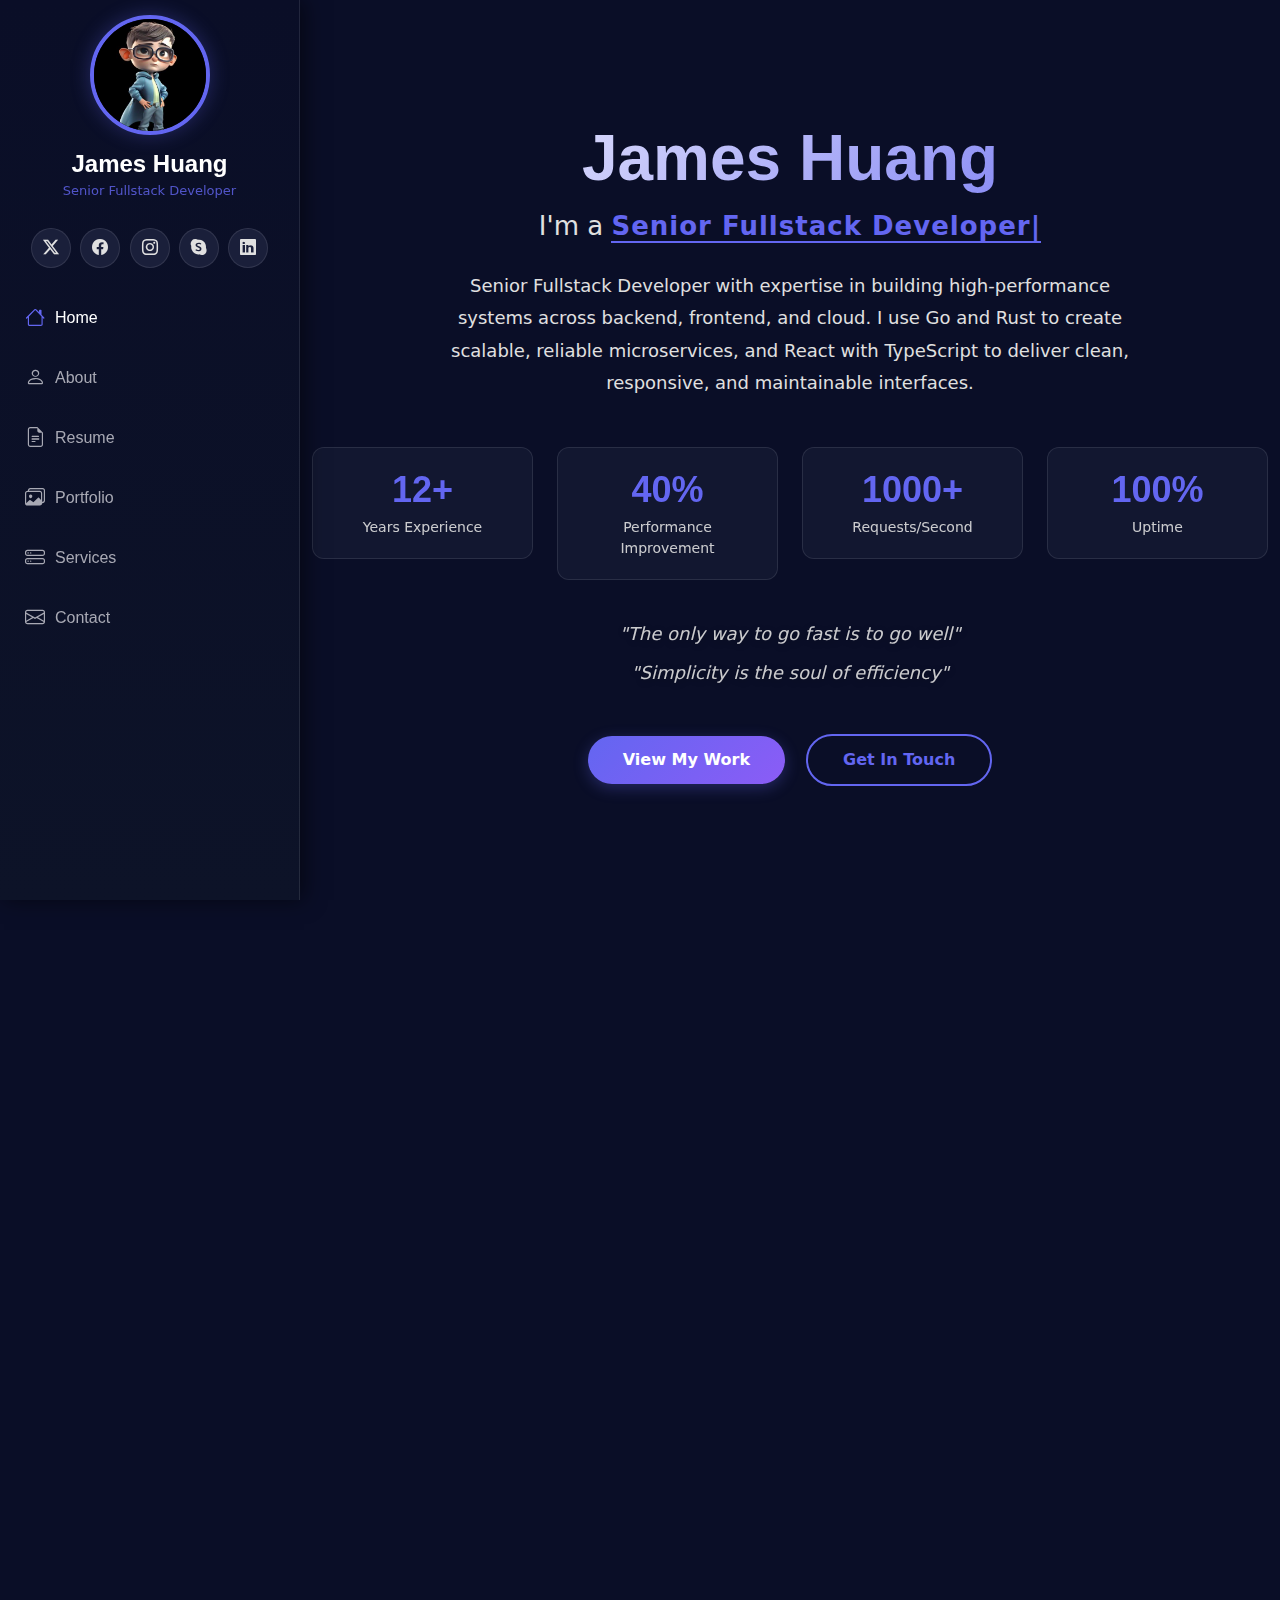
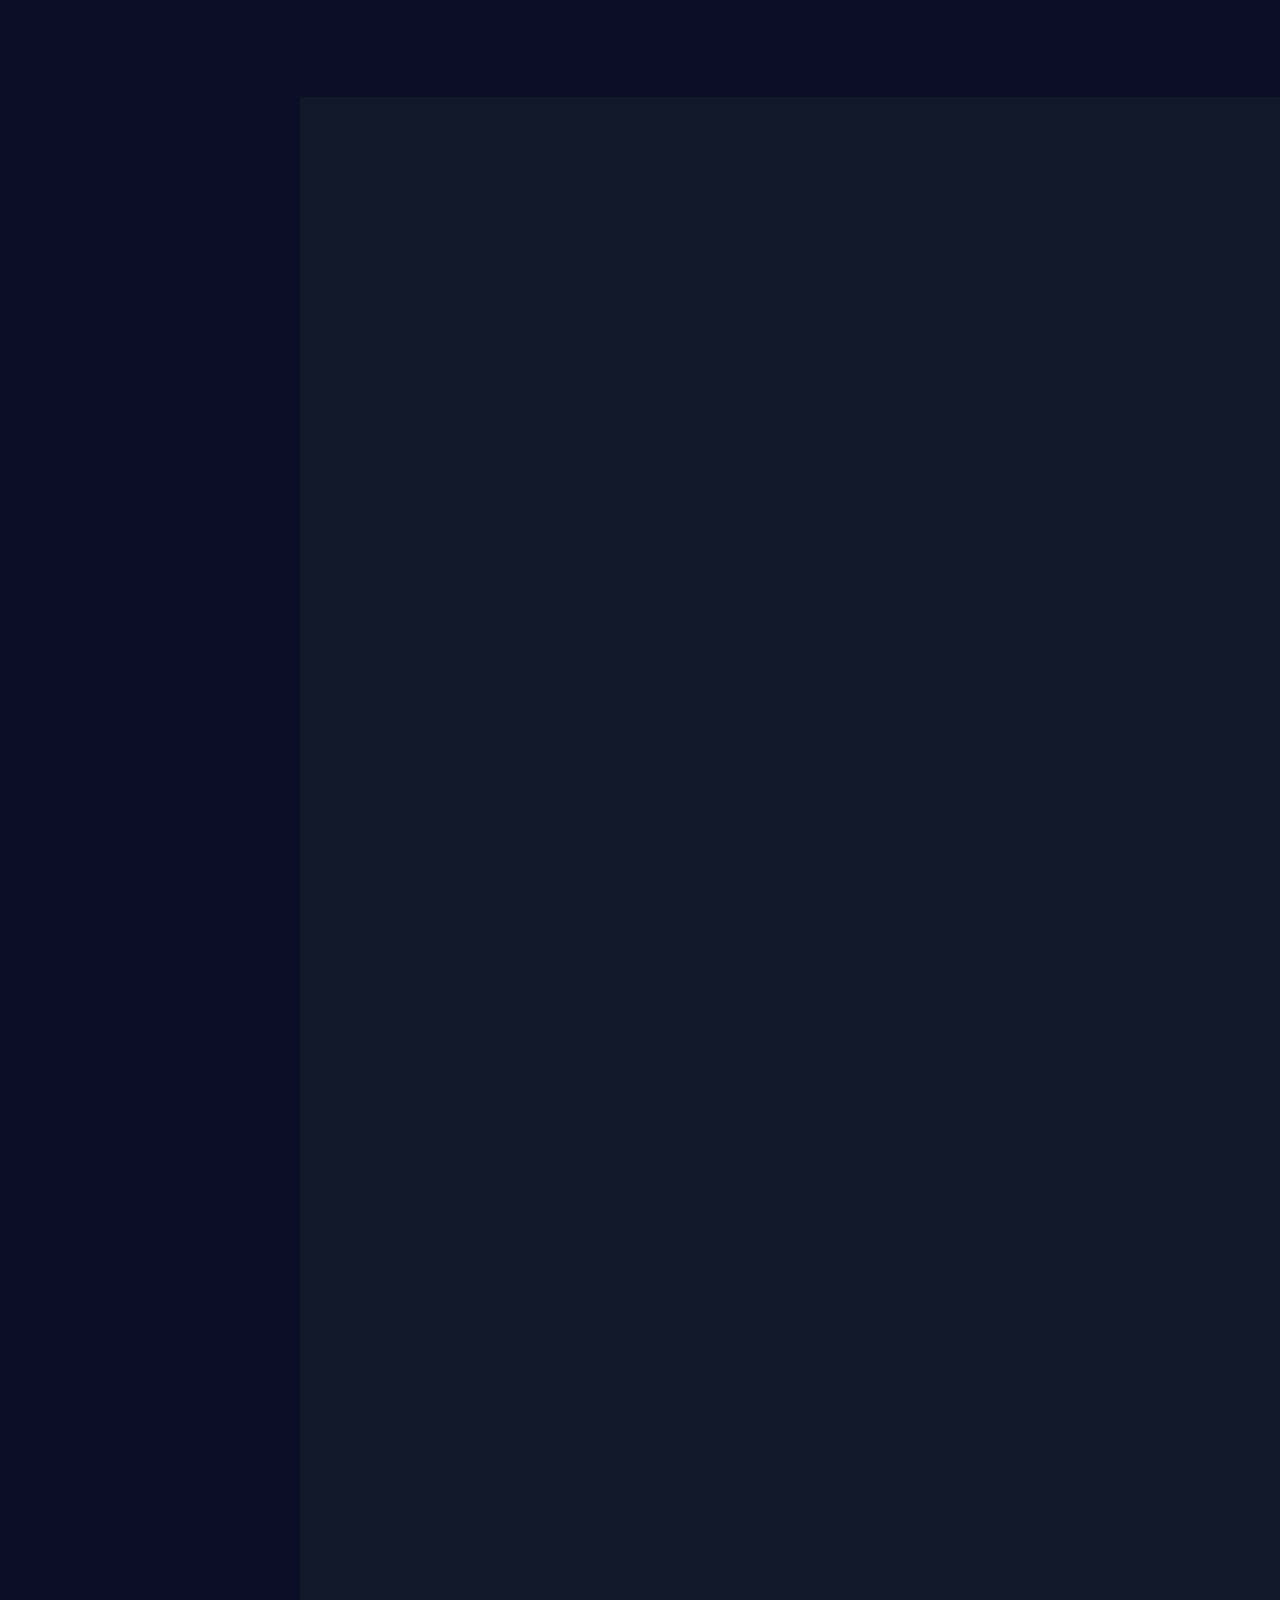
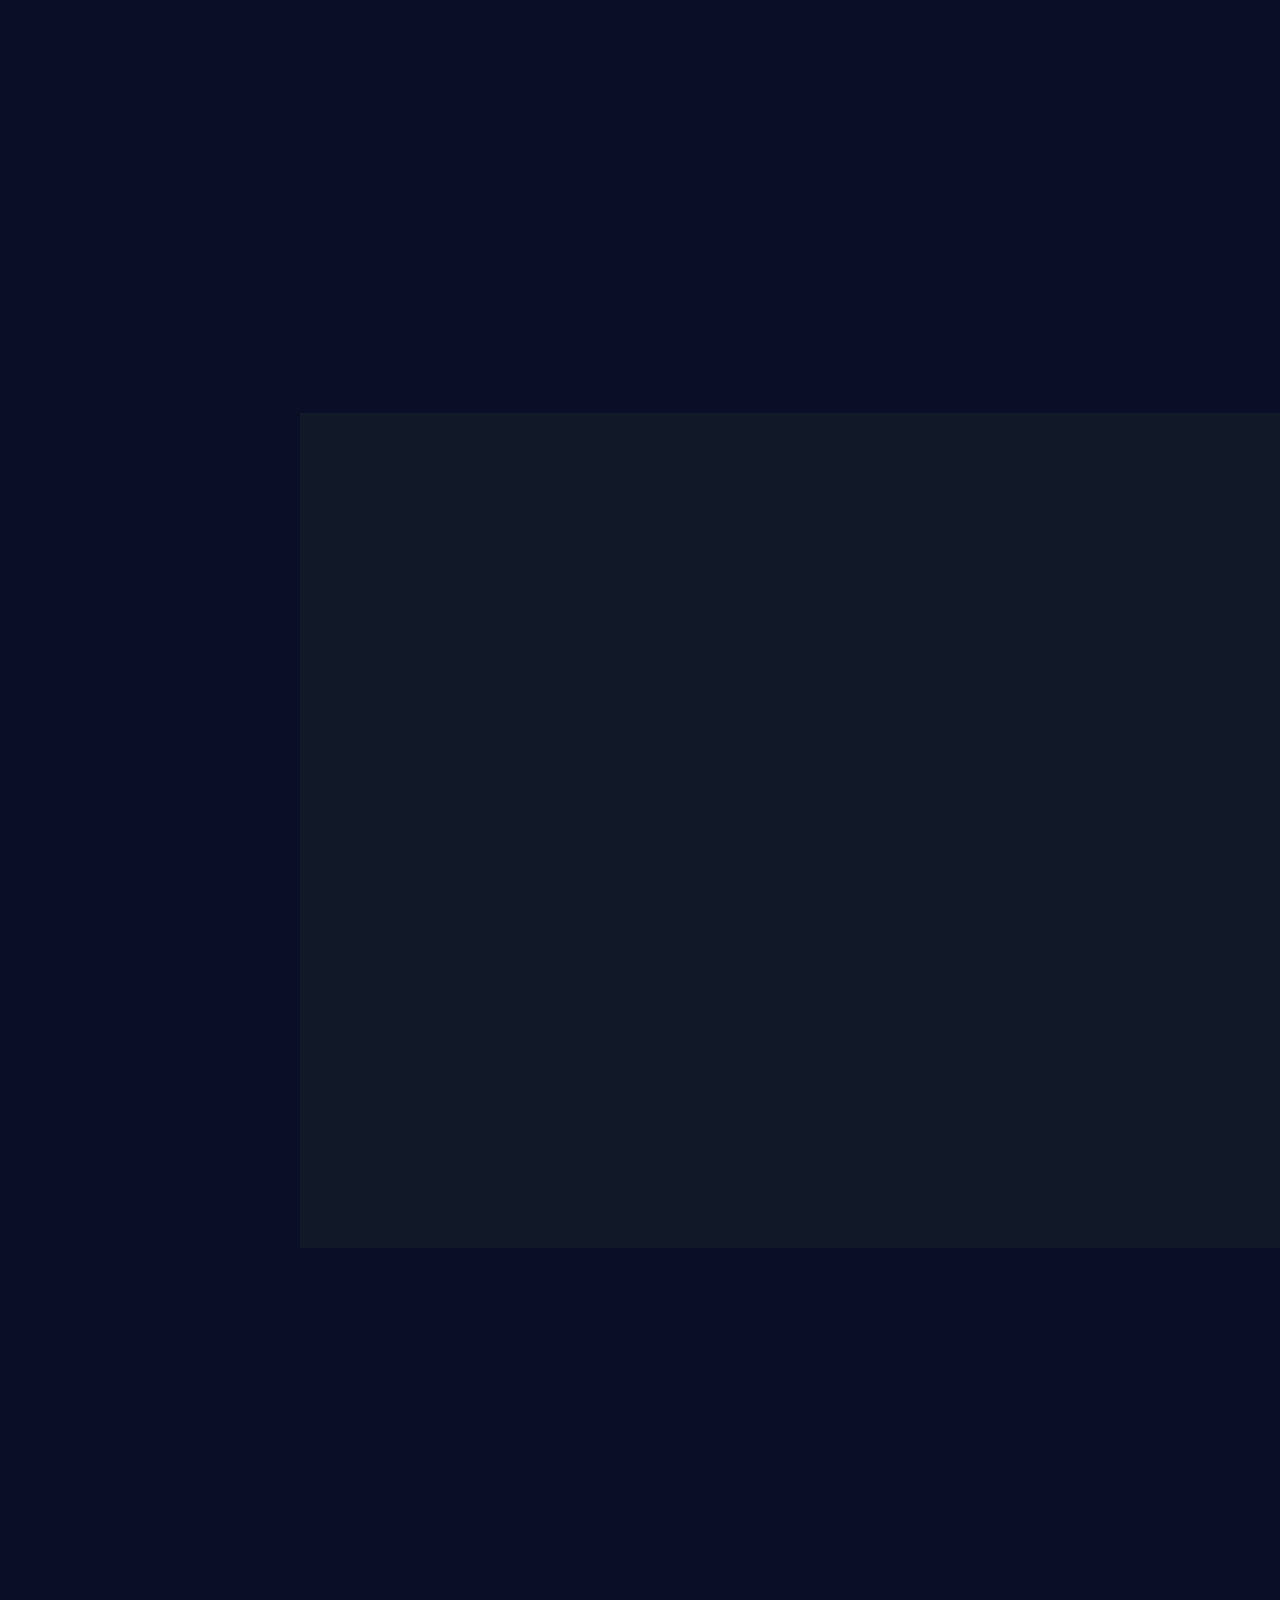
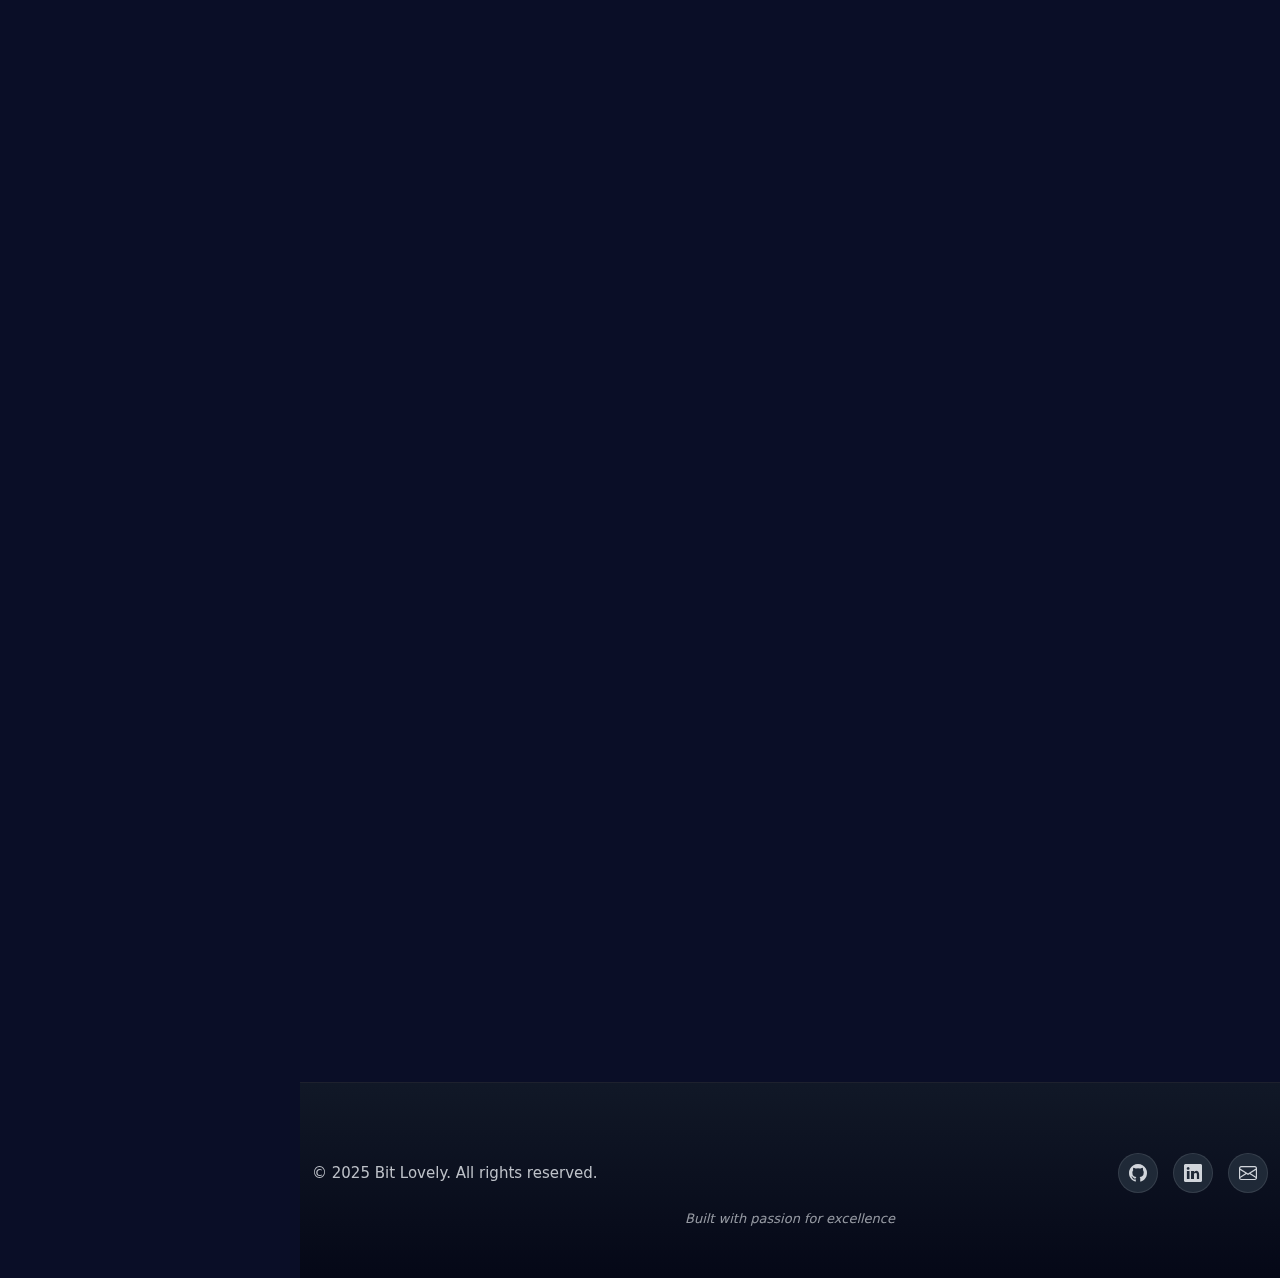
<file: index.html>
<!DOCTYPE html>
<html lang="en">

<head>
  <meta charset="utf-8">
  <meta content="width=device-width, initial-scale=1.0" name="viewport">
  <title>James Huang - Senior Fullstack Developer</title>
  <meta content="" name="description">
  <meta content="" name="keywords">

  <!-- Favicons -->
  <link href="assets/img/favicon.png" rel="icon">
  <link href="assets/img/apple-touch-icon.png" rel="apple-touch-icon">

  <!-- Fonts -->
  <link href="https://fonts.gstatic.com" rel="preconnect" crossorigin>

  <!-- Vendor CSS Files -->
  <link href="assets/vendor/bootstrap/css/bootstrap.min.css" rel="stylesheet">
  <link href="assets/vendor/bootstrap-icons/bootstrap-icons.css" rel="stylesheet">
  <link href="assets/vendor/aos/aos.css" rel="stylesheet">
  <link href="assets/vendor/glightbox/css/glightbox.min.css" rel="stylesheet">
  <link href="assets/vendor/swiper/swiper-bundle.min.css" rel="stylesheet">

  <!-- Main CSS File -->
  <link href="assets/css/main.css" rel="stylesheet">

</head>

<body class="index-page">

  <header id="header" class="header dark-background d-flex flex-column">
    <i class="header-toggle d-xl-none bi bi-list"></i>

    <div class="profile-img">
      <img src="assets/img/d.png" alt="" class="img-fluid rounded-circle">
    </div>

    <a href="index.html" class="logo d-flex flex-column align-items-center justify-content-center">
      <!-- Uncomment the line below if you also wish to use an image logo -->
      <!-- <img src="assets/img/logo.png" alt=""> -->
      <h1 class="sitename">James Huang</h1>
      <p style="font-size: 13px; margin-top: 5px; opacity: 0.8;">Senior Fullstack Developer</p>
    </a>

    <div class="social-links text-center">
      <a href="#" class="twitter"><i class="bi bi-twitter-x"></i></a>
      <a href="#" class="facebook"><i class="bi bi-facebook"></i></a>
      <a href="#" class="instagram"><i class="bi bi-instagram"></i></a>
      <a href="#" class="google-plus"><i class="bi bi-skype"></i></a>
      <a href="#" class="linkedin"><i class="bi bi-linkedin"></i></a>
    </div>

    <nav id="navmenu" class="navmenu">
      <ul>
        <li><a href="#hero" class="active"><i class="bi bi-house navicon"></i>Home</a></li>
        <li><a href="#about"><i class="bi bi-person navicon"></i> About</a></li>
        <li><a href="#resume"><i class="bi bi-file-earmark-text navicon"></i> Resume</a></li>
        <li><a href="#portfolio"><i class="bi bi-images navicon"></i> Portfolio</a></li>
        <li><a href="#services"><i class="bi bi-hdd-stack navicon"></i> Services</a></li>
        <li><a href="#contact"><i class="bi bi-envelope navicon"></i> Contact</a></li>
      </ul>
    </nav>

  </header>

  <main class="main">

    <!-- Hero Section -->
    <section id="hero" class="hero section dark-background">

      <div class="container" data-aos="fade-up" data-aos-delay="100">
        <div class="hero-content text-center">
          <h2>James Huang</h2>
          <p class="hero-subtitle">I'm a <span class="typed" data-typed-items="Senior Fullstack Developer, Backend Engineer, Frontend Developer, Cloud Architect">Senior Fullstack Developer</span><span class="typed-cursor typed-cursor--blink" aria-hidden="true"></span><span class="typed-cursor typed-cursor--blink" aria-hidden="true"></span></p>
          
          <div class="hero-description mt-4" data-aos="fade-up" data-aos-delay="150">
            <p class="lead" style="font-size: 18px; max-width: 700px; margin: 20px auto; line-height: 1.8;">
              Senior Fullstack Developer with expertise in building high-performance systems across backend, frontend, and cloud. 
              I use Go and Rust to create scalable, reliable microservices, and React with TypeScript to deliver clean, responsive, and maintainable interfaces.
            </p>
          </div>

          <div class="hero-stats mt-5 mb-4" data-aos="fade-up" data-aos-delay="200">
            <div class="row justify-content-center">
              <div class="col-md-3 col-6 mb-3">
                <div class="hero-stat-item">
                  <h3 class="mb-1" style="font-size: 36px; font-weight: 700; color: var(--accent-color);">12+</h3>
                  <p style="font-size: 14px; opacity: 0.9;">Years Experience</p>
                </div>
              </div>
              <div class="col-md-3 col-6 mb-3">
                <div class="hero-stat-item">
                  <h3 class="mb-1" style="font-size: 36px; font-weight: 700; color: var(--accent-color);">40%</h3>
                  <p style="font-size: 14px; opacity: 0.9;">Performance Improvement</p>
                </div>
              </div>
              <div class="col-md-3 col-6 mb-3">
                <div class="hero-stat-item">
                  <h3 class="mb-1" style="font-size: 36px; font-weight: 700; color: var(--accent-color);">1000+</h3>
                  <p style="font-size: 14px; opacity: 0.9;">Requests/Second</p>
                </div>
              </div>
              <div class="col-md-3 col-6 mb-3">
                <div class="hero-stat-item">
                  <h3 class="mb-1" style="font-size: 36px; font-weight: 700; color: var(--accent-color);">100%</h3>
                  <p style="font-size: 14px; opacity: 0.9;">Uptime</p>
                </div>
              </div>
            </div>
          </div>

          <div class="hero-quotes mt-4" data-aos="fade-up" data-aos-delay="250">
            <p class="quote-text">"The only way to go fast is to go well"</p>
            <p class="quote-text">"Simplicity is the soul of efficiency"</p>
          </div>

          <div class="hero-cta mt-5" data-aos="fade-up" data-aos-delay="300">
            <a href="#portfolio" class="btn-hero me-3" style="display: inline-block; padding: 12px 35px; background: linear-gradient(135deg, var(--accent-color) 0%, #8b5cf6 100%); color: white; border-radius: 50px; text-decoration: none; font-weight: 600; transition: all 0.3s ease; box-shadow: 0 4px 15px rgba(99, 102, 241, 0.3);">
              View My Work
            </a>
            <a href="#contact" class="btn-hero-outline" style="display: inline-block; padding: 12px 35px; background: transparent; color: var(--accent-color); border: 2px solid var(--accent-color); border-radius: 50px; text-decoration: none; font-weight: 600; transition: all 0.3s ease;">
              Get In Touch
            </a>
          </div>
        </div>
      </div>

    </section><!-- /Hero Section -->

    <!-- About Section -->
    <section id="about" class="about section">

      <!-- Section Title -->
      <div class="container section-title" data-aos="fade-up">
        <h2>About</h2>
        <p>Senior Fullstack Developer with expertise in building high-performance systems across backend, frontend, and cloud.</p>
      </div><!-- End Section Title -->

      <div class="container" data-aos="fade-up" data-aos-delay="100">

        <div class="row gy-4 justify-content-center">
          <div class="col-lg-12 content">
            <h2>Senior Fullstack Developer &amp; Software Engineer.</h2>
            <p class="fst-italic py-3">
              Senior Fullstack Developer with expertise in building high-performance systems across backend, frontend, and cloud. I use Go and Rust to create scalable, reliable microservices, and React with TypeScript to deliver clean, responsive, and maintainable interfaces.
            </p>
            <div class="row">
              <div class="col-lg-6">
                <ul>
                  <li><i class="bi bi-chevron-right"></i> <strong>Experience:</strong> <span>12+ Years</span></li>
                  <li><i class="bi bi-chevron-right"></i> <strong>Degree:</strong> <span>Bachelor of Computer Science, Trinity University</span></li>
                </ul>
              </div>
              <div class="col-lg-6">
                <ul>
                  <li><i class="bi bi-chevron-right"></i> <strong>Email:</strong> <span>bitlovely555@gmail.com</span></li>
                  <li><i class="bi bi-chevron-right"></i> <strong>GitHub:</strong> <span>https://github.com/bitlovely</span></li>
                </ul>
              </div>
            </div>
            <p class="py-3">
              I have experience designing APIs (REST, gRPC, GraphQL), working with databases, and building real-time systems with WebSockets and event-driven pipelines. I'm comfortable with cloud-native architectures on AWS and GCP, using Kubernetes, Terraform, and CI/CD pipelines to ensure stable, efficient deployments.
            </p>
            <p class="py-3">
              I also have a strong background in monitoring and observability, using Prometheus, Grafana, and CloudWatch to maintain reliable systems. I enjoy leading teams, mentoring developers, and collaborating with product and design teams to build robust, user-focused solutions.
            </p>
          </div>
        </div>

      </div>

    </section><!-- /About Section -->

    <!-- Skills Section -->
    <section id="skills" class="skills section light-background">

      <!-- Section Title -->
      <div class="container section-title" data-aos="fade-up">
        <h2>Skills</h2>
        <p>Technologies and tools I work with to build amazing applications</p>
      </div><!-- End Section Title -->

      <div class="container" data-aos="fade-up" data-aos-delay="100">

        <!-- Frontend Skills -->
        <div class="skill-category mb-5" data-aos="fade-up" data-aos-delay="150">
          <h3 class="skill-category-title mb-4">Frontend Skills</h3>
          <div class="row skills-content gy-4">
            <div class="col-lg-3 col-md-4 col-6 text-center">
              <div class="skill-item">
                <i class="bi bi-filetype-jsx" style="color: var(--accent-color);"></i>
                <h5 class="mt-3">React</h5>
              </div>
            </div>
            <div class="col-lg-3 col-md-4 col-6 text-center">
              <div class="skill-item">
                <i class="bi bi-filetype-tsx" style="color: var(--accent-color);"></i>
                <h5 class="mt-3">TypeScript</h5>
              </div>
            </div>
            <div class="col-lg-3 col-md-4 col-6 text-center">
              <div class="skill-item">
                <i class="bi bi-bootstrap" style="color: var(--accent-color);"></i>
                <h5 class="mt-3">Next.js</h5>
              </div>
            </div>
            <div class="col-lg-3 col-md-4 col-6 text-center">
              <div class="skill-item">
                <i class="bi bi-palette" style="color: var(--accent-color);"></i>
                <h5 class="mt-3">Tailwind</h5>
              </div>
            </div>
            <div class="col-lg-3 col-md-4 col-6 text-center">
              <div class="skill-item">
                <i class="bi bi-diagram-3" style="color: var(--accent-color);"></i>
                <h5 class="mt-3">Redux</h5>
              </div>
            </div>
          </div>
        </div>

        <!-- Backend Skills -->
        <div class="skill-category mb-5" data-aos="fade-up" data-aos-delay="200">
          <h3 class="skill-category-title mb-4">Backend Skills</h3>
          <div class="row skills-content gy-4">
            <div class="col-lg-3 col-md-4 col-6 text-center">
              <div class="skill-item">
                <i class="bi bi-code-square" style="color: var(--accent-color);"></i>
                <h5 class="mt-3">Go</h5>
              </div>
            </div>
            <div class="col-lg-3 col-md-4 col-6 text-center">
              <div class="skill-item">
                <i class="bi bi-gear-fill" style="color: var(--accent-color);"></i>
                <h5 class="mt-3">Rust</h5>
              </div>
            </div>
            <div class="col-lg-3 col-md-4 col-6 text-center">
              <div class="skill-item">
                <i class="bi bi-file-earmark-code" style="color: var(--accent-color);"></i>
                <h5 class="mt-3">Node.js</h5>
              </div>
            </div>
            <div class="col-lg-3 col-md-4 col-6 text-center">
              <div class="skill-item">
                <i class="bi bi-router" style="color: var(--accent-color);"></i>
                <h5 class="mt-3">gRPC</h5>
              </div>
            </div>
            <div class="col-lg-3 col-md-4 col-6 text-center">
              <div class="skill-item">
                <i class="bi bi-wifi" style="color: var(--accent-color);"></i>
                <h5 class="mt-3">WebSockets</h5>
              </div>
            </div>
            <div class="col-lg-3 col-md-4 col-6 text-center">
              <div class="skill-item">
                <i class="bi bi-diagram-3" style="color: var(--accent-color);"></i>
                <h5 class="mt-3">Microservices</h5>
              </div>
            </div>
          </div>
        </div>

        <!-- Database Skills -->
        <div class="skill-category mb-5" data-aos="fade-up" data-aos-delay="250">
          <h3 class="skill-category-title mb-4">Database</h3>
          <div class="row skills-content gy-4">
            <div class="col-lg-3 col-md-4 col-6 text-center">
              <div class="skill-item">
                <i class="bi bi-filetype-sql" style="color: var(--accent-color);"></i>
                <h5 class="mt-3">PostgreSQL</h5>
              </div>
            </div>
            <div class="col-lg-3 col-md-4 col-6 text-center">
              <div class="skill-item">
                <i class="bi bi-database-fill" style="color: var(--accent-color);"></i>
                <h5 class="mt-3">MySQL</h5>
              </div>
            </div>
            <div class="col-lg-3 col-md-4 col-6 text-center">
              <div class="skill-item">
                <i class="bi bi-database" style="color: var(--accent-color);"></i>
                <h5 class="mt-3">MongoDB</h5>
              </div>
            </div>
            <div class="col-lg-3 col-md-4 col-6 text-center">
              <div class="skill-item">
                <i class="bi bi-circle-fill" style="color: var(--accent-color);"></i>
                <h5 class="mt-3">Redis</h5>
              </div>
            </div>
            <div class="col-lg-3 col-md-4 col-6 text-center">
              <div class="skill-item">
                <i class="bi bi-search" style="color: var(--accent-color);"></i>
                <h5 class="mt-3">Elasticsearch</h5>
              </div>
            </div>
          </div>
        </div>

        <!-- APIs -->
        <div class="skill-category mb-5" data-aos="fade-up" data-aos-delay="280">
          <h3 class="skill-category-title mb-4">APIs</h3>
          <div class="row skills-content gy-4">
            <div class="col-lg-3 col-md-4 col-6 text-center">
              <div class="skill-item">
                <i class="bi bi-router" style="color: var(--accent-color);"></i>
                <h5 class="mt-3">REST</h5>
              </div>
            </div>
            <div class="col-lg-3 col-md-4 col-6 text-center">
              <div class="skill-item">
                <i class="bi bi-diagram-3" style="color: var(--accent-color);"></i>
                <h5 class="mt-3">GraphQL</h5>
              </div>
            </div>
            <div class="col-lg-3 col-md-4 col-6 text-center">
              <div class="skill-item">
                <i class="bi bi-shield-lock" style="color: var(--accent-color);"></i>
                <h5 class="mt-3">OAuth2/JWT</h5>
              </div>
            </div>
          </div>
        </div>

        <!-- DevOps Skills -->
        <div class="skill-category mb-5" data-aos="fade-up" data-aos-delay="300">
          <h3 class="skill-category-title mb-4">Cloud & DevOps</h3>
          <div class="row skills-content gy-4">
            <div class="col-lg-3 col-md-4 col-6 text-center">
              <div class="skill-item">
                <i class="bi bi-cloud" style="color: var(--accent-color);"></i>
                <h5 class="mt-3">AWS</h5>
              </div>
            </div>
            <div class="col-lg-3 col-md-4 col-6 text-center">
              <div class="skill-item">
                <i class="bi bi-cloud-fill" style="color: var(--accent-color);"></i>
                <h5 class="mt-3">GCP</h5>
              </div>
            </div>
            <div class="col-lg-3 col-md-4 col-6 text-center">
              <div class="skill-item">
                <i class="bi bi-cloud-check" style="color: var(--accent-color);"></i>
                <h5 class="mt-3">Azure</h5>
              </div>
            </div>
            <div class="col-lg-3 col-md-4 col-6 text-center">
              <div class="skill-item">
                <i class="bi bi-filetype-js" style="color: var(--accent-color);"></i>
                <h5 class="mt-3">Docker</h5>
              </div>
            </div>
            <div class="col-lg-3 col-md-4 col-6 text-center">
              <div class="skill-item">
                <i class="bi bi-boxes" style="color: var(--accent-color);"></i>
                <h5 class="mt-3">Kubernetes</h5>
              </div>
            </div>
            <div class="col-lg-3 col-md-4 col-6 text-center">
              <div class="skill-item">
                <i class="bi bi-diagram-2" style="color: var(--accent-color);"></i>
                <h5 class="mt-3">Terraform</h5>
              </div>
            </div>
            <div class="col-lg-3 col-md-4 col-6 text-center">
              <div class="skill-item">
                <i class="bi bi-github" style="color: var(--accent-color);"></i>
                <h5 class="mt-3">GitHub Actions</h5>
              </div>
            </div>
            <div class="col-lg-3 col-md-4 col-6 text-center">
              <div class="skill-item">
                <i class="bi bi-gitlab" style="color: var(--accent-color);"></i>
                <h5 class="mt-3">GitLab CI</h5>
              </div>
            </div>
            <div class="col-lg-3 col-md-4 col-6 text-center">
              <div class="skill-item">
                <i class="bi bi-speedometer2" style="color: var(--accent-color);"></i>
                <h5 class="mt-3">Prometheus</h5>
              </div>
            </div>
            <div class="col-lg-3 col-md-4 col-6 text-center">
              <div class="skill-item">
                <i class="bi bi-graph-up" style="color: var(--accent-color);"></i>
                <h5 class="mt-3">Grafana</h5>
              </div>
            </div>
            <div class="col-lg-3 col-md-4 col-6 text-center">
              <div class="skill-item">
                <i class="bi bi-server" style="color: var(--accent-color);"></i>
                <h5 class="mt-3">NGINX</h5>
              </div>
            </div>
          </div>
        </div>

      </div>

    </section><!-- /Skills Section -->

    <!-- Resume Section -->
    <section id="resume" class="resume section">

      <!-- Section Title -->
      <div class="container section-title" data-aos="fade-up">
        <h2>Resume</h2>
        <p>My professional journey as a Senior Fullstack Developer, building high-performance systems and scalable applications.</p>
      </div><!-- End Section Title -->

      <div class="container">

        <div class="row">

          <div class="col-lg-6" data-aos="fade-up" data-aos-delay="100">
            <h3 class="resume-title">Summary</h3>

            <div class="resume-item pb-0">
              <h4>James Huang</h4>
              <p><em>Senior Fullstack Developer with expertise in building high-performance systems across backend, frontend, and cloud. I use Go and Rust to create scalable, reliable microservices, and React with TypeScript to deliver clean, responsive, and maintainable interfaces.</em></p>
              <ul>
                <li>Arlington, VA</li>
                <li>bitlovely555@gmail.com</li>
                <li>https://github.com/bitlovely</li>
              </ul>
            </div><!-- End Resume Item -->

            <h3 class="resume-title">Education</h3>
            <div class="resume-item">
              <h4>Bachelor of Computer Science</h4>
              <h5>Trinity University</h5>
              <p><em>Trinity University</em></p>
            </div><!-- End Resume Item -->

          </div>

          <div class="col-lg-6" data-aos="fade-up" data-aos-delay="200">
            <h3 class="resume-title">Professional Experience</h3>
            <div class="resume-item">
              <h4>Senior Full Stack Developer</h4>
              <h5>07/2021 – 05/2025</h5>
              <p><em>Capital One, Arlington</em></p>
              <ul>
                <li>Built high-performance microservices in Go and Rust, optimized for low latency, efficient memory use, and concurrency. Improved system throughput by 40%, handling thousands of requests per second in production with strict uptime requirements.</li>
                <li>Developed interactive web interfaces using React and TypeScript, focusing on clean architecture, reusable components, and smooth state management. Collaborated with designers to ensure fast, responsive, and polished user experiences across devices.</li>
                <li>Implemented cloud-native architectures on AWS and GCP, using Kubernetes, autoscaling, load balancing, and multi-zone failover to ensure reliability and fault tolerance under peak traffic.</li>
                <li>Built real-time, event-driven systems with Kafka and WebSockets, enabling live updates and low-latency communication. Designed robust event schemas and stream processing for high-volume data pipelines.</li>
                <li>Automated build, test, and deployment pipelines with Terraform and GitHub Actions, including CI/CD, security scanning, Docker builds, and blue/green deployments, reducing manual effort and improving deployment reliability.</li>
              </ul>
            </div><!-- End Resume Item -->

            <div class="resume-item">
              <h4>Fullstack Developer</h4>
              <h5>08/2018 – 07/2021</h5>
              <p><em>LiveSafe</em></p>
              <ul>
                <li>Built full-stack applications with Go and Rust backends and React/TypeScript frontends, focusing on performance, scalability, and maintainable architecture. Delivered end-to-end features with responsive, component-driven UIs and reliable backend services.</li>
                <li>Designed and implemented secure REST and gRPC APIs, following best practices like versioning, idempotency, proper error handling, and schema validation. Integrated JWT/OAuth2 authentication, role-based access, rate limiting, and input validation, with full documentation and automated tests for long-term maintainability.</li>
                <li>Optimized database performance through SQL tuning, indexing, connection pooling, and Redis caching for sessions, frequently accessed data, and rate limiting. This reduced load and improved response times for high traffic endpoints.</li>
                <li>Collaborated with designers, product managers, and engineers to rapidly deliver features, translating requirements into technical designs, providing feedback in design reviews, and prototyping solutions to validate ideas quickly. Focused on fast iterations while maintaining high-quality engineering standards.</li>
              </ul>
            </div><!-- End Resume Item -->

            <div class="resume-item">
              <h4>Backend Developer</h4>
              <h5>10/2016 – 08/2018</h5>
              <p><em>Thales</em></p>
              <ul>
                <li>Built distributed microservices for analytics and e-commerce using Go and Rust, architecting systems around domain-driven design principles and designing services that communicated through message queues and gRPC. These services handled high-volume transactional workloads, real-time analytics processing, and concurrent request flows. By leveraging Go's lightweight goroutines and Rust's memory-safety guarantees, I delivered services with high throughput, low latency, and predictable performance under peak load.</li>
                <li>Integrated key AWS cloud services—including S3, RDS, Lambda, API Gateway, and CloudWatch—into core application workflows, enabling secure file storage, durable relational data, event-driven processing, and automated operational tasks. In addition, I implemented full observability across services using a stack of Prometheus, Grafana, Loki, and AWS CloudWatch, building dashboards for latency, throughput, error rates, and resource utilization. This observability work significantly improved incident response time and allowed the team to proactively address performance bottlenecks.</li>
                <li>Strengthened application security and authentication systems by implementing robust JWT-based session flows, OAuth2 integrations with external identity providers, and role-based access control (RBAC) with fine-grained permissions. I also enforced secure coding practices by adding input validation, rate limiting, encryption at-rest/in-transit, and automated security scanning in CI/CD. These measures improved both internal compliance and end-user trust while reducing the attack surface across services.</li>
              </ul>
            </div><!-- End Resume Item -->

          </div>

        </div>

      </div>

    </section><!-- /Resume Section -->

    <!-- Portfolio Section -->
    <section id="portfolio" class="portfolio section light-background">

      <!-- Section Title -->
      <div class="container section-title" data-aos="fade-up">
        <h2>Portfolio</h2>
        <p>Explore my collection of projects showcasing innovative solutions, modern design principles, and cutting-edge technologies. Each project represents a unique challenge solved with creativity and technical expertise.</p>
      </div><!-- End Section Title -->

      <div class="container">

        <div class="isotope-layout"  data-layout="masonry" data-sort="original-order">

          <ul class="portfolio-filters isotope-filters" data-aos="fade-up" data-aos-delay="100">
            <li data-filter="*" class="filter-active">All</li>
            <li data-filter=".filter-app">Web Applications</li>
            <li data-filter=".filter-product">Open Source</li>
            <li data-filter=".filter-branding">Systems</li>
          </ul>

          <div class="row gy-4 isotope-container" data-aos="fade-up" data-aos-delay="200">

            <div class="col-lg-4 col-md-6 portfolio-item isotope-item filter-app">
              <div class="portfolio-content h-100">
                <img src="assets/img/portfolio/app-1.jpg" class="img-fluid" alt="">
                <div class="portfolio-info">
                  <h4>Talengo Jobs</h4>
                  <p>Job platform and recruitment solution</p>
                  <a href="https://talengo-jobs.com" target="_blank" title="Talengo Jobs" class="details-link"><i class="bi bi-link-45deg"></i></a>
                </div>
              </div>
            </div><!-- End Portfolio Item -->

            <div class="col-lg-4 col-md-6 portfolio-item isotope-item filter-app">
              <div class="portfolio-content h-100">
                <img src="assets/img/portfolio/app-2.jpg" class="img-fluid" alt="">
                <div class="portfolio-info">
                  <h4>AI Captures</h4>
                  <p>AI-powered image and content platform</p>
                  <a href="https://www.ai-captures.com/" target="_blank" title="AI Captures" class="details-link"><i class="bi bi-link-45deg"></i></a>
                </div>
              </div>
            </div><!-- End Portfolio Item -->

            <div class="col-lg-4 col-md-6 portfolio-item isotope-item filter-product filter-branding">
              <div class="portfolio-content h-100">
                <img src="assets/img/portfolio/product-1.jpg" class="img-fluid" alt="">
                <div class="portfolio-info">
                  <h4>Vector.dev</h4>
                  <p>A blazing-fast log/metrics processing system written entirely in Rust</p>
                  <a href="https://vector.dev/" target="_blank" title="Vector.dev" class="details-link"><i class="bi bi-link-45deg"></i></a>
                </div>
              </div>
            </div><!-- End Portfolio Item -->

            <div class="col-lg-4 col-md-6 portfolio-item isotope-item filter-product filter-branding">
              <div class="portfolio-content h-100">
                <img src="assets/img/portfolio/product-2.jpg" class="img-fluid" alt="">
                <div class="portfolio-info">
                  <h4>Temporal.io</h4>
                  <p>A highly scalable distributed system engineered with Go and exposed through TypeScript/React dashboards</p>
                  <a href="https://temporal.io/" target="_blank" title="Temporal.io" class="details-link"><i class="bi bi-link-45deg"></i></a>
                </div>
              </div>
            </div><!-- End Portfolio Item -->

            <div class="col-lg-4 col-md-6 portfolio-item isotope-item filter-product">
              <div class="portfolio-content h-100">
                <img src="assets/img/portfolio/product-3.jpg" class="img-fluid" alt="">
                <div class="portfolio-info">
                  <h4>Apache Superset</h4>
                  <p>Open source data visualization and exploration platform</p>
                  <a href="https://superset.apache.org" target="_blank" title="Apache Superset" class="details-link"><i class="bi bi-link-45deg"></i></a>
                </div>
              </div>
            </div><!-- End Portfolio Item -->

          </div><!-- End Portfolio Container -->

        </div>

      </div>

    </section><!-- /Portfolio Section -->

    <!-- Services Section -->
    <section id="services" class="services section">

      <!-- Section Title -->
      <div class="container section-title" data-aos="fade-up">
        <h2>Services</h2>
        <p>Comprehensive full stack development services to bring your ideas to life</p>
      </div><!-- End Section Title -->

      <div class="container">

        <div class="row gy-4">

          <div class="col-lg-4 col-md-6 service-item d-flex" data-aos="fade-up" data-aos-delay="100">
            <div class="icon flex-shrink-0"><i class="bi bi-code-slash"></i></div>
            <div>
              <h4 class="title"><a href="service-details.html" class="stretched-link">Frontend Development</a></h4>
              <p class="description">Building responsive and interactive user interfaces using React, TypeScript, and modern CSS frameworks. Creating seamless user experiences with attention to performance and accessibility.</p>
            </div>
          </div>
          <!-- End Service Item -->

          <div class="col-lg-4 col-md-6 service-item d-flex" data-aos="fade-up" data-aos-delay="200">
            <div class="icon flex-shrink-0"><i class="bi bi-server"></i></div>
            <div>
              <h4 class="title"><a href="service-details.html" class="stretched-link">Backend Development</a></h4>
              <p class="description">Developing robust server-side applications with Node.js, Python, and scalable database solutions. Building RESTful APIs and microservices architecture for high-performance systems.</p>
            </div>
          </div><!-- End Service Item -->

          <div class="col-lg-4 col-md-6 service-item d-flex" data-aos="fade-up" data-aos-delay="300">
            <div class="icon flex-shrink-0"><i class="bi bi-database"></i></div>
            <div>
              <h4 class="title"><a href="service-details.html" class="stretched-link">Database Design</a></h4>
              <p class="description">Designing and optimizing database schemas for PostgreSQL, MongoDB, and other database systems. Ensuring data integrity, performance, and scalability.</p>
            </div>
          </div><!-- End Service Item -->

          <div class="col-lg-4 col-md-6 service-item d-flex" data-aos="fade-up" data-aos-delay="400">
            <div class="icon flex-shrink-0"><i class="bi bi-cloud-upload"></i></div>
            <div>
              <h4 class="title"><a href="service-details.html" class="stretched-link">Cloud Deployment</a></h4>
              <p class="description">Deploying applications to AWS, Docker containers, and CI/CD pipelines. Setting up scalable infrastructure and monitoring solutions for production environments.</p>
            </div>
          </div><!-- End Service Item -->

          <div class="col-lg-4 col-md-6 service-item d-flex" data-aos="fade-up" data-aos-delay="500">
            <div class="icon flex-shrink-0"><i class="bi bi-gear"></i></div>
            <div>
              <h4 class="title"><a href="service-details.html" class="stretched-link">API Integration</a></h4>
              <p class="description">Integrating third-party services, payment gateways, and external APIs. Building secure and efficient communication between systems.</p>
            </div>
          </div><!-- End Service Item -->

          <div class="col-lg-4 col-md-6 service-item d-flex" data-aos="fade-up" data-aos-delay="600">
            <div class="icon flex-shrink-0"><i class="bi bi-bug"></i></div>
            <div>
              <h4 class="title"><a href="service-details.html" class="stretched-link">Testing & Debugging</a></h4>
              <p class="description">Writing comprehensive unit tests, integration tests, and implementing debugging strategies. Ensuring code quality and reliability across the application stack.</p>
            </div>
          </div><!-- End Service Item -->

        </div>

      </div>

    </section><!-- /Services Section -->

    <!-- Contact Section -->
    <section id="contact" class="contact section">

      <!-- Section Title -->
      <div class="container section-title" data-aos="fade-up">
        <h2>Contact</h2>
        <p>Get in touch with me for collaboration opportunities or project inquiries</p>
      </div><!-- End Section Title -->

      <div class="container" data-aos="fade-up" data-aos-delay="100">

        <div class="row gy-3 justify-content-center">

          <div class="col-lg-10 col-xl-8">

            <div class="info-wrap">
              <div class="row g-4">
                <div class="col-md-6">
                  <a href="mailto:bitlovely555@gmail.com" class="info-item-modern" data-aos="fade-up" data-aos-delay="200">
                    <div class="info-icon-wrapper">
                      <i class="bi bi-envelope"></i>
                    </div>
                    <div class="info-content">
                      <h4>Email</h4>
                      <p>bitlovely555@gmail.com</p>
                    </div>
                    <div class="info-arrow">
                      <i class="bi bi-arrow-right"></i>
                    </div>
                  </a>
                </div>

                <div class="col-md-6">
                  <a href="https://github.com/bitlovely" target="_blank" rel="noopener noreferrer" class="info-item-modern" data-aos="fade-up" data-aos-delay="400">
                    <div class="info-icon-wrapper">
                      <i class="bi bi-github"></i>
                    </div>
                    <div class="info-content">
                      <h4>GitHub</h4>
                      <p>github.com/bitlovely</p>
                    </div>
                    <div class="info-arrow">
                      <i class="bi bi-arrow-right"></i>
                    </div>
                  </a>
                </div>

                <div class="col-md-6">
                  <a href="https://linkedin.com/in/bitlovely" target="_blank" rel="noopener noreferrer" class="info-item-modern" data-aos="fade-up" data-aos-delay="500">
                    <div class="info-icon-wrapper">
                      <i class="bi bi-linkedin"></i>
                    </div>
                    <div class="info-content">
                      <h4>LinkedIn</h4>
                      <p>linkedin.com/in/luissantos</p>
                    </div>
                    <div class="info-arrow">
                      <i class="bi bi-arrow-right"></i>
                    </div>
                  </a>
                </div>
              </div>
            </div>
          </div>

        </div>

      </div>

    </section><!-- /Contact Section -->

  </main>

  <footer id="footer" class="footer position-relative light-background">

    <div class="container">
      <div class="footer-content">
        <div class="row align-items-center">
          <div class="col-lg-6 text-center text-lg-start mb-3 mb-lg-0">
            <div class="copyright">
              <p class="mb-0">© <span id="current-year">2025</span> Bit Lovely. All rights reserved.</p>
            </div>
          </div>
          <div class="col-lg-6 text-center text-lg-end">
            <div class="footer-social">
              <a href="https://github.com/bitlovely" target="_blank" rel="noopener noreferrer" class="footer-social-link" aria-label="GitHub">
                <i class="bi bi-github"></i>
              </a>
              <a href="https://linkedin.com/in/bitlovely" target="_blank" rel="noopener noreferrer" class="footer-social-link" aria-label="LinkedIn">
                <i class="bi bi-linkedin"></i>
              </a>
              <a href="mailto:bitlovely555@gmail.com" class="footer-social-link" aria-label="Email">
                <i class="bi bi-envelope"></i>
              </a>
            </div>
          </div>
        </div>
        <div class="row mt-3">
          <div class="col-12 text-center">
            <p class="footer-tagline mb-0">Built with passion for excellence</p>
          </div>
        </div>
      </div>
    </div>

  </footer>

  <!-- Scroll Top -->
  <a href="#" id="scroll-top" class="scroll-top d-flex align-items-center justify-content-center"><i class="bi bi-arrow-up-short"></i></a>

  <!-- Preloader -->
  <div id="preloader"></div>

  <!-- Vendor JS Files -->
  <script src="assets/vendor/bootstrap/js/bootstrap.bundle.min.js"></script>
  <script src="assets/vendor/php-email-form/validate.js"></script>
  <script src="assets/vendor/aos/aos.js"></script>
  <script src="assets/vendor/typed.js/typed.umd.js"></script>
  <script src="assets/vendor/purecounter/purecounter_vanilla.js"></script>
  <script src="assets/vendor/waypoints/noframework.waypoints.js"></script>
  <script src="assets/vendor/glightbox/js/glightbox.min.js"></script>
  <script src="assets/vendor/imagesloaded/imagesloaded.pkgd.min.js"></script>
  <script src="assets/vendor/isotope-layout/isotope.pkgd.min.js"></script>
  <script src="assets/vendor/swiper/swiper-bundle.min.js"></script>

  <!-- Main JS File -->
  <script src="assets/js/main.js"></script>

</body>

</html>
</file>
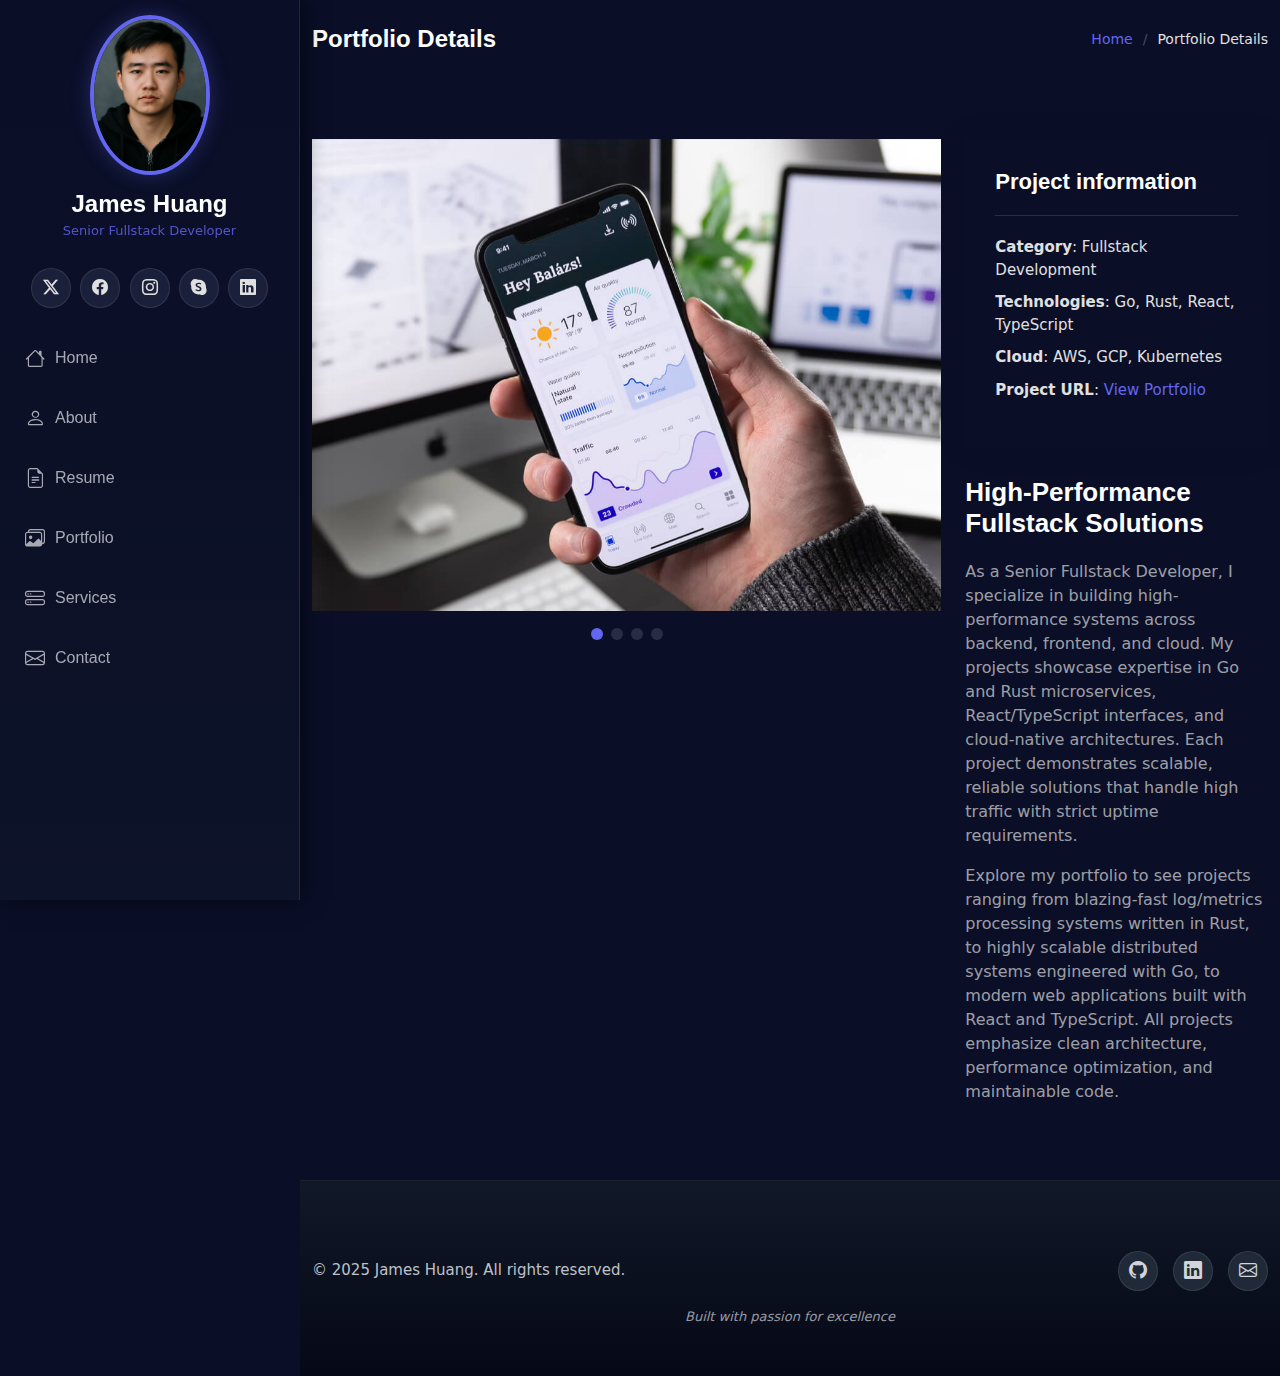
<file: portfolio-details.html>
<!DOCTYPE html>
<html lang="en">

<head>
  <meta charset="utf-8">
  <meta content="width=device-width, initial-scale=1.0" name="viewport">
  <title>James Huang - Senior Fullstack Developer</title>
  <meta content="" name="description">
  <meta content="" name="keywords">

  <!-- Favicons -->
  <link href="assets/img/favicon.png" rel="icon">
  <link href="assets/img/apple-touch-icon.png" rel="apple-touch-icon">

  <!-- Fonts -->
  <link href="https://fonts.gstatic.com" rel="preconnect" crossorigin>
  <!-- Vendor CSS Files -->
  <link href="assets/vendor/bootstrap/css/bootstrap.min.css" rel="stylesheet">
  <link href="assets/vendor/bootstrap-icons/bootstrap-icons.css" rel="stylesheet">
  <link href="assets/vendor/aos/aos.css" rel="stylesheet">
  <link href="assets/vendor/glightbox/css/glightbox.min.css" rel="stylesheet">
  <link href="assets/vendor/swiper/swiper-bundle.min.css" rel="stylesheet">

  <!-- Main CSS File -->
  <link href="assets/css/main.css" rel="stylesheet">

</head>

<body class="portfolio-details-page">

  <header id="header" class="header dark-background d-flex flex-column">
    <i class="header-toggle d-xl-none bi bi-list"></i>

    <div class="profile-img">
      <img src="assets/img/avatar.png" alt="" class="img-fluid rounded-circle">
    </div>

    <a href="index.html" class="logo d-flex flex-column align-items-center justify-content-center">
      <!-- Uncomment the line below if you also wish to use an image logo -->
      <!-- <img src="assets/img/logo.png" alt=""> -->
      <h1 class="sitename">James Huang</h1>
      <p style="font-size: 13px; margin-top: 5px; opacity: 0.8;">Senior Fullstack Developer</p>
    </a>

    <div class="social-links text-center">
      <a href="#" class="twitter"><i class="bi bi-twitter-x"></i></a>
      <a href="#" class="facebook"><i class="bi bi-facebook"></i></a>
      <a href="#" class="instagram"><i class="bi bi-instagram"></i></a>
      <a href="#" class="google-plus"><i class="bi bi-skype"></i></a>
      <a href="#" class="linkedin"><i class="bi bi-linkedin"></i></a>
    </div>

    <nav id="navmenu" class="navmenu">
      <ul>
        <li><a href="index.html#hero"><i class="bi bi-house navicon"></i>Home</a></li>
        <li><a href="index.html#about"><i class="bi bi-person navicon"></i> About</a></li>
        <li><a href="index.html#resume"><i class="bi bi-file-earmark-text navicon"></i> Resume</a></li>
        <li><a href="index.html#portfolio"><i class="bi bi-images navicon"></i> Portfolio</a></li>
        <li><a href="index.html#services"><i class="bi bi-hdd-stack navicon"></i> Services</a></li>
        <li><a href="index.html#contact"><i class="bi bi-envelope navicon"></i> Contact</a></li>
      </ul>
    </nav>

  </header>

  <main class="main">

    <!-- Page Title -->
    <div class="page-title dark-background">
      <div class="container d-lg-flex justify-content-between align-items-center">
        <h1 class="mb-2 mb-lg-0">Portfolio Details</h1>
        <nav class="breadcrumbs">
          <ol>
            <li><a href="index.html">Home</a></li>
            <li class="current">Portfolio Details</li>
          </ol>
        </nav>
      </div>
    </div><!-- End Page Title -->

    <!-- Portfolio Details Section -->
    <section id="portfolio-details" class="portfolio-details section">

      <div class="container" data-aos="fade-up" data-aos-delay="100">

        <div class="row gy-4">

          <div class="col-lg-8">
            <div class="portfolio-details-slider swiper init-swiper">

              <script type="application/json" class="swiper-config">
                {
                  "loop": true,
                  "speed": 600,
                  "autoplay": {
                    "delay": 5000
                  },
                  "slidesPerView": "auto",
                  "pagination": {
                    "el": ".swiper-pagination",
                    "type": "bullets",
                    "clickable": true
                  }
                }
              </script>

              <div class="swiper-wrapper align-items-center">

                <div class="swiper-slide">
                  <img src="assets/img/portfolio/app-1.jpg" alt="">
                </div>

                <div class="swiper-slide">
                  <img src="assets/img/portfolio/product-1.jpg" alt="">
                </div>

                <div class="swiper-slide">
                  <img src="assets/img/portfolio/branding-1.jpg" alt="">
                </div>

                <div class="swiper-slide">
                  <img src="assets/img/portfolio/books-1.jpg" alt="">
                </div>

              </div>
              <div class="swiper-pagination"></div>
            </div>
          </div>

          <div class="col-lg-4">
            <div class="portfolio-info" data-aos="fade-up" data-aos-delay="200">
              <h3>Project information</h3>
              <ul>
                <li><strong>Category</strong>: Fullstack Development</li>
                <li><strong>Technologies</strong>: Go, Rust, React, TypeScript</li>
                <li><strong>Cloud</strong>: AWS, GCP, Kubernetes</li>
                <li><strong>Project URL</strong>: <a href="index.html#portfolio">View Portfolio</a></li>
              </ul>
            </div>
            <div class="portfolio-description" data-aos="fade-up" data-aos-delay="300">
              <h2>High-Performance Fullstack Solutions</h2>
              <p>
                As a Senior Fullstack Developer, I specialize in building high-performance systems across backend, frontend, and cloud. My projects showcase expertise in Go and Rust microservices, React/TypeScript interfaces, and cloud-native architectures. Each project demonstrates scalable, reliable solutions that handle high traffic with strict uptime requirements.
              </p>
              <p>
                Explore my portfolio to see projects ranging from blazing-fast log/metrics processing systems written in Rust, to highly scalable distributed systems engineered with Go, to modern web applications built with React and TypeScript. All projects emphasize clean architecture, performance optimization, and maintainable code.
              </p>
            </div>
          </div>

        </div>

      </div>

    </section><!-- /Portfolio Details Section -->

  </main>

  <footer id="footer" class="footer position-relative light-background">

    <div class="container">
      <div class="footer-content">
        <div class="row align-items-center">
          <div class="col-lg-6 text-center text-lg-start mb-3 mb-lg-0">
            <div class="copyright">
              <p class="mb-0">© <span id="current-year">2025</span> James Huang. All rights reserved.</p>
            </div>
          </div>
          <div class="col-lg-6 text-center text-lg-end">
            <div class="footer-social">
              <a href="https://github.com/bitlovely" target="_blank" rel="noopener noreferrer" class="footer-social-link" aria-label="GitHub">
                <i class="bi bi-github"></i>
              </a>
              <a href="https://linkedin.com/in/bitlovely" target="_blank" rel="noopener noreferrer" class="footer-social-link" aria-label="LinkedIn">
                <i class="bi bi-linkedin"></i>
              </a>
              <a href="mailto:bitlovely555@gmail.com" class="footer-social-link" aria-label="Email">
                <i class="bi bi-envelope"></i>
              </a>
            </div>
          </div>
        </div>
        <div class="row mt-3">
          <div class="col-12 text-center">
            <p class="footer-tagline mb-0">Built with passion for excellence</p>
          </div>
        </div>
      </div>
    </div>

  </footer>

  <!-- Scroll Top -->
  <a href="#" id="scroll-top" class="scroll-top d-flex align-items-center justify-content-center"><i class="bi bi-arrow-up-short"></i></a>

  <!-- Preloader -->
  <div id="preloader"></div>

  <!-- Vendor JS Files -->
  <script src="assets/vendor/bootstrap/js/bootstrap.bundle.min.js"></script>
  <script src="assets/vendor/php-email-form/validate.js"></script>
  <script src="assets/vendor/aos/aos.js"></script>
  <script src="assets/vendor/typed.js/typed.umd.js"></script>
  <script src="assets/vendor/purecounter/purecounter_vanilla.js"></script>
  <script src="assets/vendor/waypoints/noframework.waypoints.js"></script>
  <script src="assets/vendor/glightbox/js/glightbox.min.js"></script>
  <script src="assets/vendor/imagesloaded/imagesloaded.pkgd.min.js"></script>
  <script src="assets/vendor/isotope-layout/isotope.pkgd.min.js"></script>
  <script src="assets/vendor/swiper/swiper-bundle.min.js"></script>

  <!-- Main JS File -->
  <script src="assets/js/main.js"></script>

</body>

</html>
</file>
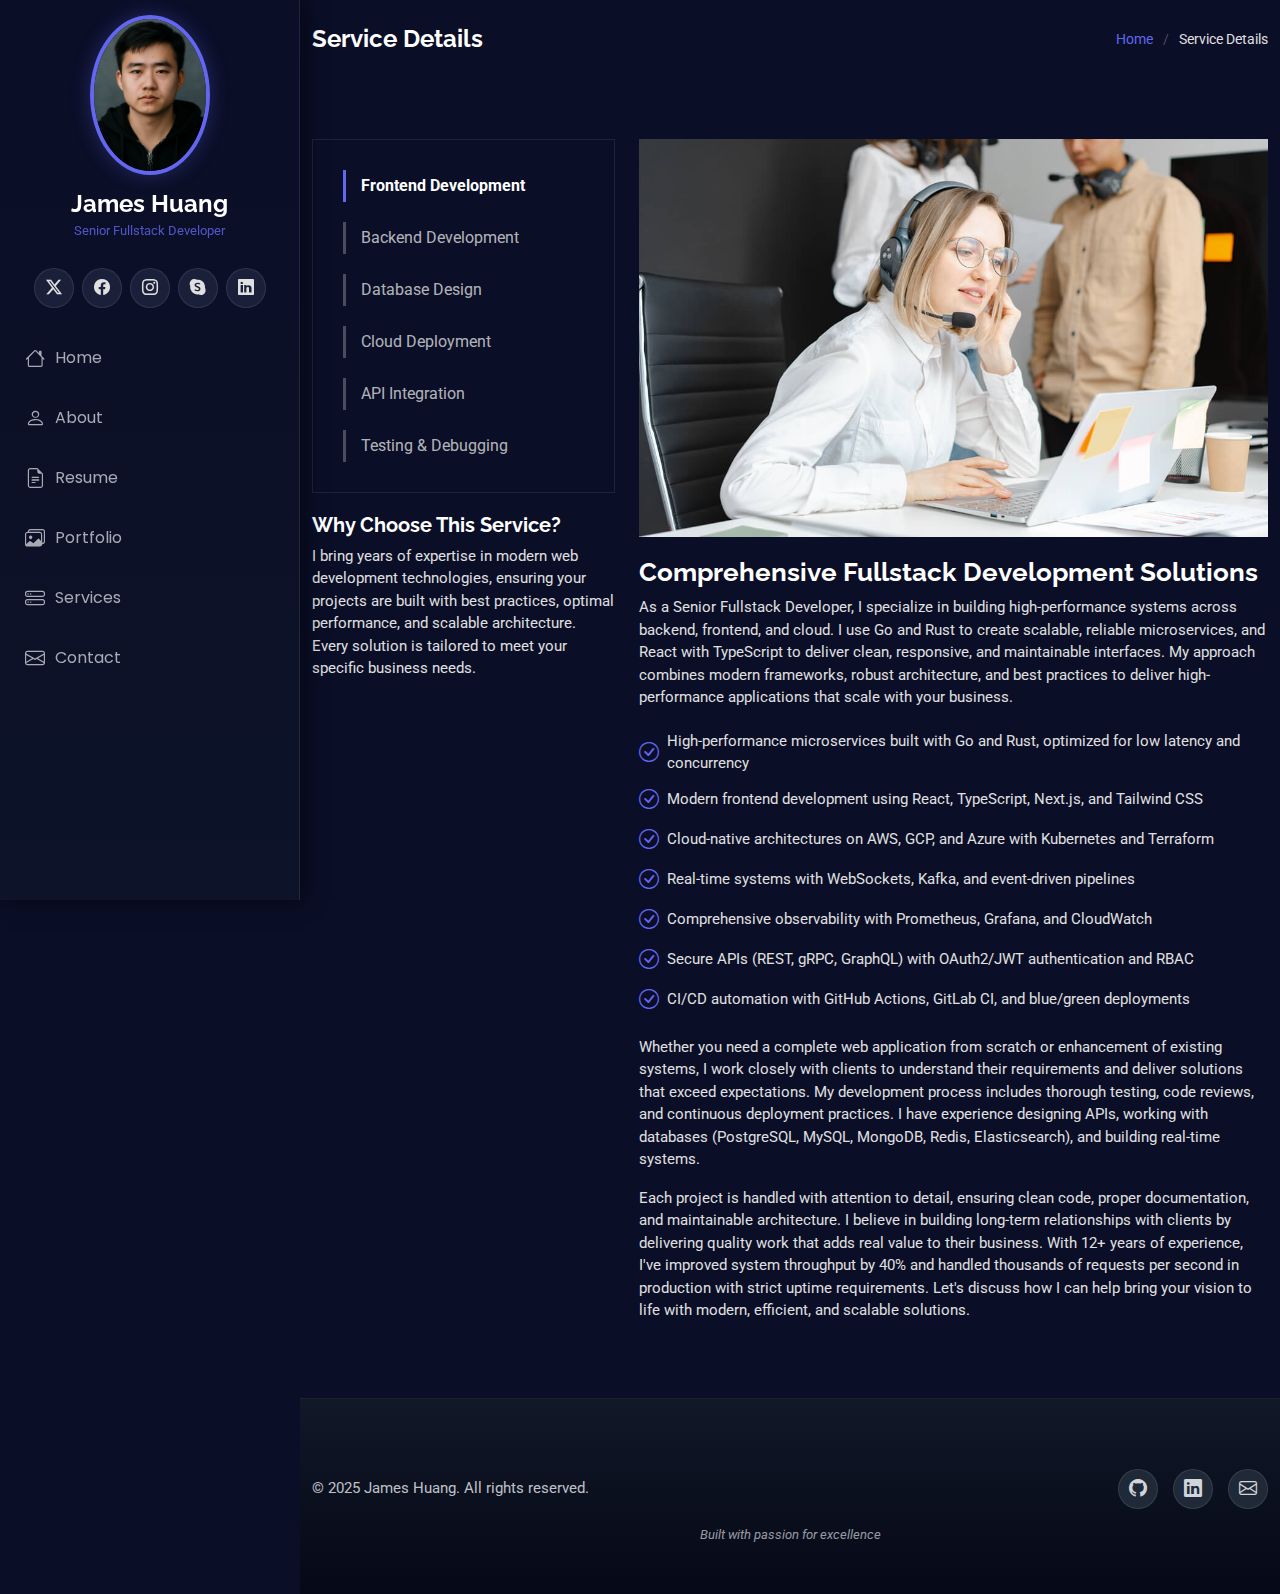
<file: service-details.html>
<!DOCTYPE html>
<html lang="en">

<head>
  <meta charset="utf-8">
  <meta content="width=device-width, initial-scale=1.0" name="viewport">
  <title>James Huang - Senior Fullstack Developer</title>
  <meta content="" name="description">
  <meta content="" name="keywords">

  <!-- Favicons -->
  <link href="assets/img/favicon.png" rel="icon">
  <link href="assets/img/apple-touch-icon.png" rel="apple-touch-icon">

  <!-- Fonts -->
  <link href="https://fonts.googleapis.com" rel="preconnect">
  <link href="https://fonts.gstatic.com" rel="preconnect" crossorigin>
  <link href="https://fonts.googleapis.com/css2?family=Roboto:ital,wght@0,100;0,300;0,400;0,500;0,700;0,900;1,100;1,300;1,400;1,500;1,700;1,900&family=Poppins:ital,wght@0,100;0,200;0,300;0,400;0,500;0,600;0,700;0,800;0,900;1,100;1,200;1,300;1,400;1,500;1,600;1,700;1,800;1,900&family=Raleway:ital,wght@0,100;0,200;0,300;0,400;0,500;0,600;0,700;0,800;0,900;1,100;1,200;1,300;1,400;1,500;1,600;1,700;1,800;1,900&display=swap" rel="stylesheet">

  <!-- Vendor CSS Files -->
  <link href="assets/vendor/bootstrap/css/bootstrap.min.css" rel="stylesheet">
  <link href="assets/vendor/bootstrap-icons/bootstrap-icons.css" rel="stylesheet">
  <link href="assets/vendor/aos/aos.css" rel="stylesheet">
  <link href="assets/vendor/glightbox/css/glightbox.min.css" rel="stylesheet">
  <link href="assets/vendor/swiper/swiper-bundle.min.css" rel="stylesheet">

  <!-- Main CSS File -->
  <link href="assets/css/main.css" rel="stylesheet">

  <!-- =======================================================
  * Template Name: iPortfolio
  * Template URL: https://bootstrapmade.com/iportfolio-bootstrap-portfolio-websites-template/
  * Updated: Jun 29 2024 with Bootstrap v5.3.3
  * Author: BootstrapMade.com
  * License: https://bootstrapmade.com/license/
  ======================================================== -->
</head>

<body class="service-details-page">

  <header id="header" class="header dark-background d-flex flex-column">
    <i class="header-toggle d-xl-none bi bi-list"></i>

    <div class="profile-img">
      <img src="assets/img/avatar.png" alt="" class="img-fluid rounded-circle">
    </div>

    <a href="index.html" class="logo d-flex flex-column align-items-center justify-content-center">
      <!-- Uncomment the line below if you also wish to use an image logo -->
      <!-- <img src="assets/img/logo.png" alt=""> -->
      <h1 class="sitename">James Huang</h1>
      <p style="font-size: 13px; margin-top: 5px; opacity: 0.8;">Senior Fullstack Developer</p>
    </a>

    <div class="social-links text-center">
      <a href="#" class="twitter"><i class="bi bi-twitter-x"></i></a>
      <a href="#" class="facebook"><i class="bi bi-facebook"></i></a>
      <a href="#" class="instagram"><i class="bi bi-instagram"></i></a>
      <a href="#" class="google-plus"><i class="bi bi-skype"></i></a>
      <a href="#" class="linkedin"><i class="bi bi-linkedin"></i></a>
    </div>

    <nav id="navmenu" class="navmenu">
      <ul>
        <li><a href="index.html#hero"><i class="bi bi-house navicon"></i>Home</a></li>
        <li><a href="index.html#about"><i class="bi bi-person navicon"></i> About</a></li>
        <li><a href="index.html#resume"><i class="bi bi-file-earmark-text navicon"></i> Resume</a></li>
        <li><a href="index.html#portfolio"><i class="bi bi-images navicon"></i> Portfolio</a></li>
        <li><a href="index.html#services"><i class="bi bi-hdd-stack navicon"></i> Services</a></li>
        <li><a href="index.html#contact"><i class="bi bi-envelope navicon"></i> Contact</a></li>
      </ul>
    </nav>

  </header>

  <main class="main">

    <!-- Page Title -->
    <div class="page-title dark-background">
      <div class="container d-lg-flex justify-content-between align-items-center">
        <h1 class="mb-2 mb-lg-0">Service Details</h1>
        <nav class="breadcrumbs">
          <ol>
            <li><a href="index.html">Home</a></li>
            <li class="current">Service Details</li>
          </ol>
        </nav>
      </div>
    </div><!-- End Page Title -->

    <!-- Service Details Section -->
    <section id="service-details" class="service-details section">

      <div class="container">

        <div class="row gy-4">

          <div class="col-lg-4" data-aos="fade-up" data-aos-delay="100">
            <div class="services-list">
              <a href="#" class="active">Frontend Development</a>
              <a href="#">Backend Development</a>
              <a href="#">Database Design</a>
              <a href="#">Cloud Deployment</a>
              <a href="#">API Integration</a>
              <a href="#">Testing & Debugging</a>
            </div>

            <h4>Why Choose This Service?</h4>
            <p>I bring years of expertise in modern web development technologies, ensuring your projects are built with best practices, optimal performance, and scalable architecture. Every solution is tailored to meet your specific business needs.</p>
          </div>

          <div class="col-lg-8" data-aos="fade-up" data-aos-delay="200">
            <img src="assets/img/services.jpg" alt="Full Stack Development Services" class="img-fluid services-img">
            <h3>Comprehensive Fullstack Development Solutions</h3>
            <p>
              As a Senior Fullstack Developer, I specialize in building high-performance systems across backend, frontend, and cloud. I use Go and Rust to create scalable, reliable microservices, and React with TypeScript to deliver clean, responsive, and maintainable interfaces. My approach combines modern frameworks, robust architecture, and best practices to deliver high-performance applications that scale with your business.
            </p>
            <ul>
              <li><i class="bi bi-check-circle"></i> <span>High-performance microservices built with Go and Rust, optimized for low latency and concurrency</span></li>
              <li><i class="bi bi-check-circle"></i> <span>Modern frontend development using React, TypeScript, Next.js, and Tailwind CSS</span></li>
              <li><i class="bi bi-check-circle"></i> <span>Cloud-native architectures on AWS, GCP, and Azure with Kubernetes and Terraform</span></li>
              <li><i class="bi bi-check-circle"></i> <span>Real-time systems with WebSockets, Kafka, and event-driven pipelines</span></li>
              <li><i class="bi bi-check-circle"></i> <span>Comprehensive observability with Prometheus, Grafana, and CloudWatch</span></li>
              <li><i class="bi bi-check-circle"></i> <span>Secure APIs (REST, gRPC, GraphQL) with OAuth2/JWT authentication and RBAC</span></li>
              <li><i class="bi bi-check-circle"></i> <span>CI/CD automation with GitHub Actions, GitLab CI, and blue/green deployments</span></li>
            </ul>
            <p>
              Whether you need a complete web application from scratch or enhancement of existing systems, I work closely with clients to understand their requirements and deliver solutions that exceed expectations. My development process includes thorough testing, code reviews, and continuous deployment practices. I have experience designing APIs, working with databases (PostgreSQL, MySQL, MongoDB, Redis, Elasticsearch), and building real-time systems.
            </p>
            <p>
              Each project is handled with attention to detail, ensuring clean code, proper documentation, and maintainable architecture. I believe in building long-term relationships with clients by delivering quality work that adds real value to their business. With 12+ years of experience, I've improved system throughput by 40% and handled thousands of requests per second in production with strict uptime requirements. Let's discuss how I can help bring your vision to life with modern, efficient, and scalable solutions.
            </p>
          </div>

        </div>

      </div>

    </section><!-- /Service Details Section -->

  </main>

  <footer id="footer" class="footer position-relative light-background">

    <div class="container">
      <div class="footer-content">
        <div class="row align-items-center">
          <div class="col-lg-6 text-center text-lg-start mb-3 mb-lg-0">
            <div class="copyright">
              <p class="mb-0">© <span id="current-year">2025</span> James Huang. All rights reserved.</p>
            </div>
          </div>
          <div class="col-lg-6 text-center text-lg-end">
            <div class="footer-social">
              <a href="https://github.com/bitlovely" target="_blank" rel="noopener noreferrer" class="footer-social-link" aria-label="GitHub">
                <i class="bi bi-github"></i>
              </a>
              <a href="https://linkedin.com/in/bitlovely" target="_blank" rel="noopener noreferrer" class="footer-social-link" aria-label="LinkedIn">
                <i class="bi bi-linkedin"></i>
              </a>
              <a href="mailto:bitlovely555@gmail.com" class="footer-social-link" aria-label="Email">
                <i class="bi bi-envelope"></i>
              </a>
            </div>
          </div>
        </div>
        <div class="row mt-3">
          <div class="col-12 text-center">
            <p class="footer-tagline mb-0">Built with passion for excellence</p>
          </div>
        </div>
      </div>
    </div>

  </footer>

  <!-- Scroll Top -->
  <a href="#" id="scroll-top" class="scroll-top d-flex align-items-center justify-content-center"><i class="bi bi-arrow-up-short"></i></a>

  <!-- Preloader -->
  <div id="preloader"></div>

  <!-- Vendor JS Files -->
  <script src="assets/vendor/bootstrap/js/bootstrap.bundle.min.js"></script>
  <script src="assets/vendor/php-email-form/validate.js"></script>
  <script src="assets/vendor/aos/aos.js"></script>
  <script src="assets/vendor/typed.js/typed.umd.js"></script>
  <script src="assets/vendor/purecounter/purecounter_vanilla.js"></script>
  <script src="assets/vendor/waypoints/noframework.waypoints.js"></script>
  <script src="assets/vendor/glightbox/js/glightbox.min.js"></script>
  <script src="assets/vendor/imagesloaded/imagesloaded.pkgd.min.js"></script>
  <script src="assets/vendor/isotope-layout/isotope.pkgd.min.js"></script>
  <script src="assets/vendor/swiper/swiper-bundle.min.js"></script>

  <!-- Main JS File -->
  <script src="assets/js/main.js"></script>

</body>

</html>
</file>
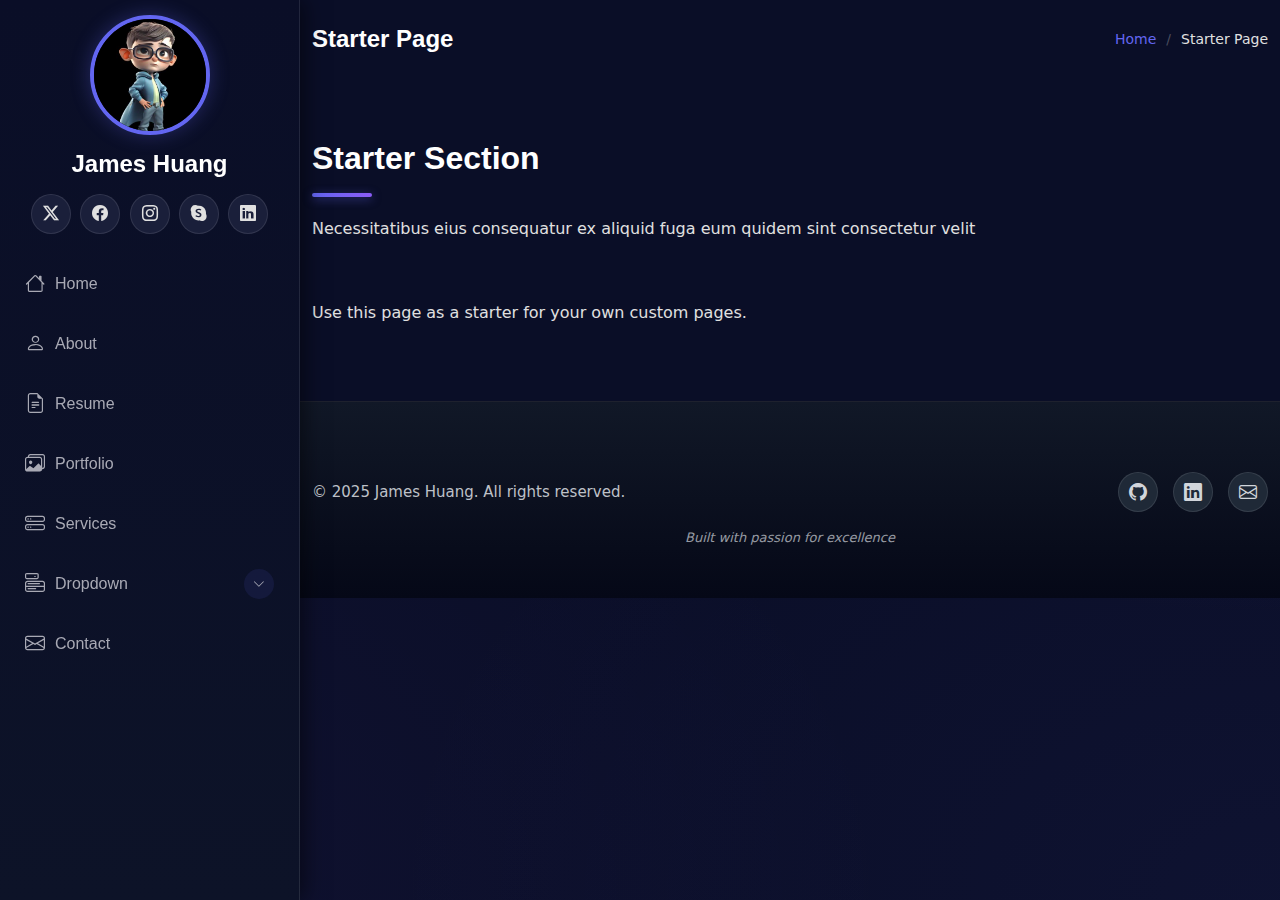
<file: starter-page.html>
<!DOCTYPE html>
<html lang="en">

<head>
  <meta charset="utf-8">
  <meta content="width=device-width, initial-scale=1.0" name="viewport">
  <title>James Huang - Senior Fullstack Developer</title>
  <meta content="" name="description">
  <meta content="" name="keywords">

  <!-- Favicons -->
  <link href="assets/img/favicon.png" rel="icon">
  <link href="assets/img/apple-touch-icon.png" rel="apple-touch-icon">

  <!-- Fonts -->
  <link href="https://fonts.gstatic.com" rel="preconnect" crossorigin>

  <!-- Vendor CSS Files -->
  <link href="assets/vendor/bootstrap/css/bootstrap.min.css" rel="stylesheet">
  <link href="assets/vendor/bootstrap-icons/bootstrap-icons.css" rel="stylesheet">
  <link href="assets/vendor/aos/aos.css" rel="stylesheet">
  <link href="assets/vendor/glightbox/css/glightbox.min.css" rel="stylesheet">
  <link href="assets/vendor/swiper/swiper-bundle.min.css" rel="stylesheet">

  <!-- Main CSS File -->
  <link href="assets/css/main.css" rel="stylesheet">

</head>

<body class="starter-page-page">

  <header id="header" class="header dark-background d-flex flex-column">
    <i class="header-toggle d-xl-none bi bi-list"></i>

    <div class="profile-img">
      <img src="assets/img/d.png" alt="" class="img-fluid rounded-circle">
    </div>

    <a href="index.html" class="logo d-flex align-items-center justify-content-center">
      <!-- Uncomment the line below if you also wish to use an image logo -->
      <!-- <img src="assets/img/logo.png" alt=""> -->
      <h1 class="sitename">James Huang</h1>
    </a>

    <div class="social-links text-center">
      <a href="#" class="twitter"><i class="bi bi-twitter-x"></i></a>
      <a href="#" class="facebook"><i class="bi bi-facebook"></i></a>
      <a href="#" class="instagram"><i class="bi bi-instagram"></i></a>
      <a href="#" class="google-plus"><i class="bi bi-skype"></i></a>
      <a href="#" class="linkedin"><i class="bi bi-linkedin"></i></a>
    </div>

    <nav id="navmenu" class="navmenu">
      <ul>
        <li><a href="#hero"><i class="bi bi-house navicon"></i>Home</a></li>
        <li><a href="#about"><i class="bi bi-person navicon"></i> About</a></li>
        <li><a href="#resume"><i class="bi bi-file-earmark-text navicon"></i> Resume</a></li>
        <li><a href="#portfolio"><i class="bi bi-images navicon"></i> Portfolio</a></li>
        <li><a href="#services"><i class="bi bi-hdd-stack navicon"></i> Services</a></li>
        <li class="dropdown"><a href="#"><i class="bi bi-menu-button navicon"></i> <span>Dropdown</span> <i class="bi bi-chevron-down toggle-dropdown"></i></a>
          <ul>
            <li><a href="#">Dropdown 1</a></li>
            <li class="dropdown"><a href="#"><span>Deep Dropdown</span> <i class="bi bi-chevron-down toggle-dropdown"></i></a>
              <ul>
                <li><a href="#">Deep Dropdown 1</a></li>
                <li><a href="#">Deep Dropdown 2</a></li>
                <li><a href="#">Deep Dropdown 3</a></li>
                <li><a href="#">Deep Dropdown 4</a></li>
                <li><a href="#">Deep Dropdown 5</a></li>
              </ul>
            </li>
            <li><a href="#">Dropdown 2</a></li>
            <li><a href="#">Dropdown 3</a></li>
            <li><a href="#">Dropdown 4</a></li>
          </ul>
        </li>
        <li><a href="#contact"><i class="bi bi-envelope navicon"></i> Contact</a></li>
      </ul>
    </nav>

  </header>

  <main class="main">

    <!-- Page Title -->
    <div class="page-title dark-background">
      <div class="container d-lg-flex justify-content-between align-items-center">
        <h1 class="mb-2 mb-lg-0">Starter Page</h1>
        <nav class="breadcrumbs">
          <ol>
            <li><a href="index.html">Home</a></li>
            <li class="current">Starter Page</li>
          </ol>
        </nav>
      </div>
    </div><!-- End Page Title -->

    <!-- Starter Section Section -->
    <section id="starter-section" class="starter-section section">

      <!-- Section Title -->
      <div class="container section-title" data-aos="fade-up">
        <h2>Starter Section</h2>
        <p>Necessitatibus eius consequatur ex aliquid fuga eum quidem sint consectetur velit</p>
      </div><!-- End Section Title -->

      <div class="container" data-aos="fade-up">
        <p>Use this page as a starter for your own custom pages.</p>
      </div>

    </section><!-- /Starter Section Section -->

  </main>

  <footer id="footer" class="footer position-relative light-background">

    <div class="container">
      <div class="footer-content">
        <div class="row align-items-center">
          <div class="col-lg-6 text-center text-lg-start mb-3 mb-lg-0">
            <div class="copyright">
              <p class="mb-0">© <span id="current-year">2025</span> James Huang. All rights reserved.</p>
            </div>
          </div>
          <div class="col-lg-6 text-center text-lg-end">
            <div class="footer-social">
              <a href="https://github.com/bitlovely" target="_blank" rel="noopener noreferrer" class="footer-social-link" aria-label="GitHub">
                <i class="bi bi-github"></i>
              </a>
              <a href="https://linkedin.com/in/bitlovely" target="_blank" rel="noopener noreferrer" class="footer-social-link" aria-label="LinkedIn">
                <i class="bi bi-linkedin"></i>
              </a>
              <a href="mailto:bitlovely555@gmail.com" class="footer-social-link" aria-label="Email">
                <i class="bi bi-envelope"></i>
              </a>
            </div>
          </div>
        </div>
        <div class="row mt-3">
          <div class="col-12 text-center">
            <p class="footer-tagline mb-0">Built with passion for excellence</p>
          </div>
        </div>
      </div>
    </div>

  </footer>

  <!-- Scroll Top -->
  <a href="#" id="scroll-top" class="scroll-top d-flex align-items-center justify-content-center"><i class="bi bi-arrow-up-short"></i></a>

  <!-- Preloader -->
  <div id="preloader"></div>

  <!-- Vendor JS Files -->
  <script src="assets/vendor/bootstrap/js/bootstrap.bundle.min.js"></script>
  <script src="assets/vendor/php-email-form/validate.js"></script>
  <script src="assets/vendor/aos/aos.js"></script>
  <script src="assets/vendor/typed.js/typed.umd.js"></script>
  <script src="assets/vendor/purecounter/purecounter_vanilla.js"></script>
  <script src="assets/vendor/waypoints/noframework.waypoints.js"></script>
  <script src="assets/vendor/glightbox/js/glightbox.min.js"></script>
  <script src="assets/vendor/imagesloaded/imagesloaded.pkgd.min.js"></script>
  <script src="assets/vendor/isotope-layout/isotope.pkgd.min.js"></script>
  <script src="assets/vendor/swiper/swiper-bundle.min.js"></script>

  <!-- Main JS File -->
  <script src="assets/js/main.js"></script>

</body>

</html>
</file>
<file: assets/css/main.css>
/**
* Template Name: iPortfolio
* Template URL: https://bootstrapmade.com/iportfolio-bootstrap-portfolio-websites-template/
* Updated: Jun 29 2024 with Bootstrap v5.3.3
* Author: BootstrapMade.com
* License: https://bootstrapmade.com/license/
*/

/*--------------------------------------------------------------
# Font & Color Variables
# Help: https://bootstrapmade.com/color-system/
--------------------------------------------------------------*/
/* Fonts */
:root {
  --default-font: "Roboto",  system-ui, -apple-system, "Segoe UI", Roboto, "Helvetica Neue", Arial, "Noto Sans", "Liberation Sans", sans-serif, "Apple Color Emoji", "Segoe UI Emoji", "Segoe UI Symbol", "Noto Color Emoji";
  --heading-font: "Raleway",  sans-serif;
  --nav-font: "Poppins",  sans-serif;
}

/* Global Colors - Modern Dark Theme */
:root { 
  --background-color: #0a0e27; /* Deep dark blue background */
  --default-color: #e0e0e0; /* Light gray text for readability */
  --heading-color: #ffffff; /* Pure white headings */
  --accent-color: #6366f1; /* Modern indigo accent (vibrant purple-blue) */
  --surface-color: #1a1f3a; /* Dark surface for cards and boxes */
  --contrast-color: #ffffff; /* White contrast text */
  --border-color: rgba(255, 255, 255, 0.1); /* Subtle borders */
  --shadow-color: rgba(0, 0, 0, 0.3); /* Dark shadows */
}

/* Nav Menu Colors - Dark theme navigation */
:root {
  --nav-color: #a8a9b4;  /* Light gray for nav links */
  --nav-hover-color: #ffffff; /* White on hover */
  --nav-mobile-background-color: #0a0e27; /* Dark mobile nav */
  --nav-dropdown-background-color: #1a1f3a; /* Darker dropdown background */
  --nav-dropdown-color: #a8a9b4; /* Dropdown link color */
  --nav-dropdown-hover-color: #6366f1; /* Accent color on hover */
}

/* Color Presets - Dark theme variants */
.light-background {
  --background-color: #111827; /* Slightly lighter dark background */
  --surface-color: #1f2937; /* Dark gray surface */
  --default-color: #d1d5db; /* Lighter text */
}

.dark-background {
  --background-color: #0a0e27;
  --default-color: #e0e0e0;
  --heading-color: #ffffff;
  --surface-color: #1a1f3a;
  --contrast-color: #ffffff;
}

/* Smooth scroll */
:root {
  scroll-behavior: smooth;
}

/*--------------------------------------------------------------
# General Styling & Shared Classes
--------------------------------------------------------------*/
body {
  color: var(--default-color);
  background-color: var(--background-color);
  font-family: var(--default-font);
  background-image: 
    radial-gradient(at 0% 0%, rgba(99, 102, 241, 0.05) 0px, transparent 50%),
    radial-gradient(at 100% 0%, rgba(139, 92, 246, 0.05) 0px, transparent 50%),
    radial-gradient(at 100% 100%, rgba(99, 102, 241, 0.05) 0px, transparent 50%),
    radial-gradient(at 0% 100%, rgba(139, 92, 246, 0.05) 0px, transparent 50%);
  background-attachment: fixed;
}

a {
  color: var(--accent-color);
  text-decoration: none;
  transition: 0.3s;
}

a:hover {
  color: color-mix(in srgb, var(--accent-color), transparent 25%);
  text-decoration: none;
}

h1,
h2,
h3,
h4,
h5,
h6 {
  color: var(--heading-color);
  font-family: var(--heading-font);
}

/* PHP Email Form Messages
------------------------------*/
.php-email-form .error-message {
  display: none;
  background: #df1529;
  color: #ffffff;
  text-align: left;
  padding: 15px;
  margin-bottom: 24px;
  font-weight: 600;
}

.php-email-form .sent-message {
  display: none;
  color: #ffffff;
  background: #059652;
  text-align: center;
  padding: 15px;
  margin-bottom: 24px;
  font-weight: 600;
}

.php-email-form .loading {
  display: none;
  background: var(--surface-color);
  text-align: center;
  padding: 15px;
  margin-bottom: 24px;
}

.php-email-form .loading:before {
  content: "";
  display: inline-block;
  border-radius: 50%;
  width: 24px;
  height: 24px;
  margin: 0 10px -6px 0;
  border: 3px solid var(--accent-color);
  border-top-color: var(--surface-color);
  animation: php-email-form-loading 1s linear infinite;
}

@keyframes php-email-form-loading {
  0% {
    transform: rotate(0deg);
  }

  100% {
    transform: rotate(360deg);
  }
}

/*--------------------------------------------------------------
# Global Header
--------------------------------------------------------------*/
.header {
  color: var(--default-color);
  background: linear-gradient(180deg, var(--background-color) 0%, #0d1328 100%);
  position: fixed;
  top: 0;
  left: 0;
  bottom: 0;
  padding: 0 15px;
  width: 300px;
  transition: all ease-in-out 0.3s;
  overflow-y: auto;
  z-index: 997;
  border-right: 1px solid var(--border-color);
  box-shadow: 4px 0 20px rgba(0, 0, 0, 0.5);
}

.header .profile-img img {
  margin: 15px auto;
  display: block;
  width: 120px;
  border: 4px solid var(--accent-color);
  box-shadow: 0 0 20px rgba(99, 102, 241, 0.3);
  transition: all 0.3s ease;
}

.header .profile-img img:hover {
  box-shadow: 0 0 30px rgba(99, 102, 241, 0.5);
  transform: scale(1.05);
}

.header .logo {
  line-height: 1;
  margin-bottom: 15px;
}

.header .logo img {
  max-height: 32px;
  margin-right: 8px;
}

.header .logo h1 {
  font-size: 24px;
  margin: 0;
  font-weight: 700;
  color: var(--heading-color);
}

.header .social-links {
  margin: 0 0 20px 0;
}

.header .social-links a {
  font-size: 16px;
  display: inline-flex;
  align-items: center;
  justify-content: center;
  background: var(--surface-color);
  color: var(--default-color);
  margin: 0 2px;
  border-radius: 50%;
  text-align: center;
  width: 40px;
  height: 40px;
  transition: all 0.3s ease;
  border: 1px solid var(--border-color);
}

.header .social-links a:hover {
  color: var(--contrast-color);
  background: linear-gradient(135deg, var(--accent-color) 0%, #8b5cf6 100%);
  transform: translateY(-3px);
  box-shadow: 0 5px 15px rgba(99, 102, 241, 0.4);
}

@media (min-width: 1200px) {

  .header~main,
  .header~#footer {
    margin-left: 300px;
  }
}

@media (max-width: 1199px) {
  .header {
    left: -100%;
  }
}

.header.header-show {
  left: 0;
}

.header .header-toggle {
  color: var(--contrast-color);
  background-color: var(--accent-color);
  font-size: 22px;
  display: flex;
  align-items: center;
  justify-content: center;
  width: 40px;
  height: 40px;
  border-radius: 50%;
  cursor: pointer;
  position: fixed;
  top: 15px;
  right: 15px;
  z-index: 9999;
  transition: background-color 0.3s;
}

.header .header-toggle:hover {
  color: var(--contrast-color);
  background-color: color-mix(in srgb, var(--accent-color) 90%, white 15%);
}

/*--------------------------------------------------------------
# Navigation Menu
--------------------------------------------------------------*/
.mobile-nav-toggle {
  display: none;
}

.navmenu {
  padding: 0;
  z-index: 9997;
}

.navmenu ul {
  list-style: none;
  padding: 0 0 20px 0;
  margin: 0;
}

.navmenu a,
.navmenu a:focus {
  color: var(--nav-color);
  padding: 15px 10px;
  font-family: var(--nav-font);
  font-size: 16px;
  font-weight: 400;
  display: flex;
  align-items: center;
  white-space: nowrap;
  transition: 0.3s;
  width: 100%;
}

.navmenu a .navicon,
.navmenu a:focus .navicon {
  font-size: 20px;
  margin-right: 10px;
}

.navmenu a .toggle-dropdown,
.navmenu a:focus .toggle-dropdown {
  font-size: 12px;
  line-height: 0;
  margin-left: auto;
  width: 30px;
  height: 30px;
  display: flex;
  align-items: center;
  justify-content: center;
  border-radius: 50%;
  transition: 0.3s;
  flex-shrink: 0;
  background-color: color-mix(in srgb, var(--accent-color), transparent 90%);
}

.navmenu a .toggle-dropdown:hover,
.navmenu a:focus .toggle-dropdown:hover {
  background-color: var(--accent-color);
  color: var(--contrast-color);
}

.navmenu a:hover,
.navmenu .active,
.navmenu .active:focus {
  color: var(--nav-hover-color);
}

.navmenu a:hover .navicon,
.navmenu .active .navicon,
.navmenu .active:focus .navicon {
  color: var(--accent-color);
}

.navmenu .active .toggle-dropdown,
.navmenu .active:focus .toggle-dropdown {
  background-color: var(--accent-color);
  color: var(--contrast-color);
  transform: rotate(180deg);
}

.navmenu .dropdown {
  display: block;
}

.navmenu .dropdown a,
.navmenu .dropdown a:focus {
  color: --nav-dropdown-color;
}

.navmenu .dropdown a:hover,
.navmenu .dropdown .active,
.navmenu .dropdown .active:focus {
  color: var(--nav-dropdown-hover-color);
}

.navmenu .dropdown ul {
  position: static;
  display: none;
  z-index: 99;
  padding: 5px 10px;
  margin: 5px 10px;
  background-color: var(--nav-dropdown-background-color);
  border: 1px solid color-mix(in srgb, var(--default-color), transparent 90%);
  box-shadow: none;
  transition: all 0.5s ease-in-out;
}

.navmenu .dropdown ul ul {
  background-color: rgba(33, 37, 41, 0.1);
}

.navmenu .dropdown>.dropdown-active {
  display: block;
  background-color: rgba(33, 37, 41, 0.03);
}

/*--------------------------------------------------------------
# Global Footer
--------------------------------------------------------------*/
.footer {
  color: var(--default-color);
  background: linear-gradient(180deg, var(--background-color) 0%, #050817 100%);
  font-size: 14px;
  padding: 50px 0 30px;
  position: relative;
  border-top: 1px solid var(--border-color);
}

.footer .footer-content {
  padding: 20px 0;
}

.footer .copyright p {
  margin: 0;
  font-size: 15px;
  color: var(--default-color);
  opacity: 0.9;
}

.footer .footer-social {
  display: flex;
  justify-content: center;
  gap: 15px;
}

@media (min-width: 992px) {
  .footer .footer-social {
    justify-content: flex-end;
  }
}

.footer .footer-social-link {
  width: 40px;
  height: 40px;
  display: flex;
  align-items: center;
  justify-content: center;
  background: var(--surface-color);
  border: 1px solid var(--border-color);
  border-radius: 50%;
  color: var(--default-color);
  font-size: 18px;
  transition: all 0.3s ease;
  text-decoration: none;
}

.footer .footer-social-link:hover {
  background: linear-gradient(135deg, var(--accent-color) 0%, #8b5cf6 100%);
  border-color: var(--accent-color);
  color: var(--contrast-color);
  transform: translateY(-3px);
  box-shadow: 0 5px 15px rgba(99, 102, 241, 0.4);
}

.footer .footer-tagline {
  font-size: 13px;
  color: var(--default-color);
  opacity: 0.7;
  font-style: italic;
}

.footer .credits {
  margin-top: 4px;
  font-size: 13px;
  text-align: center;
}

/*--------------------------------------------------------------
# Preloader
--------------------------------------------------------------*/
#preloader {
  position: fixed;
  inset: 0;
  z-index: 999999;
  overflow: hidden;
  background: var(--background-color);
  transition: all 0.6s ease-out;
}

#preloader:before {
  content: "";
  position: fixed;
  top: calc(50% - 30px);
  left: calc(50% - 30px);
  border: 6px solid #ffffff;
  border-color: var(--accent-color) transparent var(--accent-color) transparent;
  border-radius: 50%;
  width: 60px;
  height: 60px;
  animation: animate-preloader 1.5s linear infinite;
}

@keyframes animate-preloader {
  0% {
    transform: rotate(0deg);
  }

  100% {
    transform: rotate(360deg);
  }
}

/*--------------------------------------------------------------
# Scroll Top Button
--------------------------------------------------------------*/
.scroll-top {
  position: fixed;
  visibility: hidden;
  opacity: 0;
  right: 15px;
  bottom: -15px;
  z-index: 99999;
  background: linear-gradient(135deg, var(--accent-color) 0%, #8b5cf6 100%);
  width: 44px;
  height: 44px;
  border-radius: 50px;
  transition: all 0.4s;
  box-shadow: 0 4px 15px rgba(99, 102, 241, 0.4);
}

.scroll-top i {
  font-size: 24px;
  color: var(--contrast-color);
  line-height: 0;
}

.scroll-top:hover {
  background: linear-gradient(135deg, #8b5cf6 0%, var(--accent-color) 100%);
  color: var(--contrast-color);
  transform: translateY(-3px);
  box-shadow: 0 6px 20px rgba(99, 102, 241, 0.6);
}

.scroll-top.active {
  visibility: visible;
  opacity: 1;
  bottom: 15px;
}

/*--------------------------------------------------------------
# Disable aos animation delay on mobile devices
--------------------------------------------------------------*/
@media screen and (max-width: 768px) {
  [data-aos-delay] {
    transition-delay: 0 !important;
  }
}

/*--------------------------------------------------------------
# Global Page Titles & Breadcrumbs
--------------------------------------------------------------*/
.page-title {
  color: var(--default-color);
  background-color: var(--background-color);
  padding: 25px 0;
  position: relative;
}

.page-title h1 {
  font-size: 24px;
  font-weight: 700;
}

.page-title .breadcrumbs ol {
  display: flex;
  flex-wrap: wrap;
  list-style: none;
  padding: 0;
  margin: 0;
  font-size: 14px;
  font-weight: 400;
}

.page-title .breadcrumbs ol li+li {
  padding-left: 10px;
}

.page-title .breadcrumbs ol li+li::before {
  content: "/";
  display: inline-block;
  padding-right: 10px;
  color: color-mix(in srgb, var(--default-color), transparent 70%);
}

/*--------------------------------------------------------------
# Global Sections
--------------------------------------------------------------*/
section,
.section {
  color: var(--default-color);
  background-color: var(--background-color);
  padding: 60px 0;
  overflow: clip;
}

/*--------------------------------------------------------------
# Global Section Titles
--------------------------------------------------------------*/
.section-title {
  padding-bottom: 60px;
  position: relative;
}

.section-title h2 {
  font-size: 32px;
  font-weight: 700;
  margin-bottom: 20px;
  padding-bottom: 20px;
  position: relative;
}

.section-title h2:after {
  content: "";
  position: absolute;
  display: block;
  width: 60px;
  height: 4px;
  background: linear-gradient(90deg, var(--accent-color) 0%, #8b5cf6 100%);
  left: 0;
  bottom: 0;
  border-radius: 2px;
  box-shadow: 0 2px 10px rgba(99, 102, 241, 0.5);
}

.section-title p {
  margin-bottom: 0;
}

/*--------------------------------------------------------------
# Hero Section
--------------------------------------------------------------*/
.hero {
  width: 100%;
  min-height: 100vh;
  position: relative;
  padding: 80px 0;
  display: flex;
  align-items: center;
  justify-content: center;
  background: var(--background-color);
}

.hero img {
  display: none;
}

.hero:before {
  display: none;
}

.hero .container {
  position: relative;
  z-index: 3;
}

.hero h2 {
  margin: 0;
  font-size: 64px;
  font-weight: 700;
  background: linear-gradient(135deg, #ffffff 0%, var(--accent-color) 100%);
  -webkit-background-clip: text;
  -webkit-text-fill-color: transparent;
  background-clip: text;
}

.hero p {
  margin: 5px 0 0 0;
  font-size: 26px;
}

.hero .hero-quotes {
  margin-top: 40px;
}

.hero .hero-content {
  padding: 40px 0;
}

.hero .hero-subtitle {
  font-size: 26px;
  margin: 10px 0;
}

.hero .hero-description {
  max-width: 700px;
  margin: 30px auto;
}

.hero .hero-stats {
  margin: 40px 0;
}

.hero .hero-stat-item {
  padding: 20px;
  background: rgba(26, 31, 58, 0.5);
  border-radius: 12px;
  border: 1px solid var(--border-color);
  transition: all 0.3s ease;
  backdrop-filter: blur(10px);
}

.hero .hero-stat-item:hover {
  transform: translateY(-5px);
  box-shadow: 0 10px 30px rgba(99, 102, 241, 0.3);
  border-color: var(--accent-color);
  background: rgba(26, 31, 58, 0.7);
}

.hero .quote-text {
  font-size: 18px;
  font-style: italic;
  margin: 12px 0;
  opacity: 0.9;
  color: var(--default-color);
  text-shadow: 0 2px 10px rgba(0, 0, 0, 0.3);
}

.hero .btn-hero:hover {
  transform: translateY(-3px);
  box-shadow: 0 6px 20px rgba(99, 102, 241, 0.5);
  background: linear-gradient(135deg, #8b5cf6 0%, var(--accent-color) 100%);
}

.hero .btn-hero-outline:hover {
  background: var(--accent-color);
  color: var(--contrast-color);
  transform: translateY(-3px);
  box-shadow: 0 6px 20px rgba(99, 102, 241, 0.3);
}

.hero p span {
  letter-spacing: 1px;
  border-bottom: 2px solid var(--accent-color);
  color: var(--accent-color);
  font-weight: 600;
}

.hero .social-links {
  margin-top: 25px;
}

.hero .social-links a {
  font-size: 24px;
  display: inline-block;
  color: color-mix(in srgb, var(--default-color), transparent 50%);
  line-height: 1;
  margin-right: 20px;
  transition: 0.3s;
}

.hero .social-links a:hover {
  color: var(--accent-color);
}

@media (max-width: 768px) {
  .hero h2 {
    font-size: 32px;
  }

  .hero p {
    font-size: 20px;
  }
}

/*--------------------------------------------------------------
# About Section
--------------------------------------------------------------*/
.about .content h2 {
  font-weight: 700;
  font-size: 24px;
}

.about .content ul {
  list-style: none;
  padding: 0;
}

.about .content ul li {
  margin-bottom: 20px;
  display: flex;
  align-items: center;
}

.about .content ul strong {
  margin-right: 10px;
}

.about .content ul i {
  font-size: 16px;
  margin-right: 5px;
  color: var(--accent-color);
  line-height: 0;
}

/*--------------------------------------------------------------
# Stats Section
--------------------------------------------------------------*/
.stats .stats-item {
  padding: 30px;
  width: 100%;
  background: var(--surface-color);
  border-radius: 12px;
  border: 1px solid var(--border-color);
  transition: all 0.3s ease;
}

.stats .stats-item:hover {
  transform: translateY(-5px);
  box-shadow: 0 10px 30px rgba(99, 102, 241, 0.2);
  border-color: var(--accent-color);
}

.stats .stats-item i {
  color: var(--accent-color);
  display: block;
  font-size: 44px;
  float: left;
  line-height: 0;
}

.stats .stats-item .purecounter {
  color: var(--heading-color);
  font-size: 48px;
  line-height: 40px;
  display: block;
  font-weight: 700;
  margin-left: 60px;
}

.stats .stats-item p {
  color: color-mix(in srgb, var(--default-color), transparent 40%);
  padding: 15px 0 0 0;
  margin: 0 0 0 60px;
  font-family: var(--heading-font);
  font-size: 14px;
}

/*--------------------------------------------------------------
# Skills Section
--------------------------------------------------------------*/
.skills .progress {
  height: 60px;
  display: block;
  background: none;
  border-radius: 0;
}

.skills .progress .skill {
  color: var(--heading-color);
  padding: 0;
  margin: 0 0 6px 0;
  text-transform: uppercase;
  display: block;
  font-weight: 600;
  font-family: var(--heading-font);
}

.skills .progress .skill .val {
  float: right;
  font-style: normal;
}

.skills .progress-bar-wrap {
  background: var(--surface-color);
  height: 12px;
  border-radius: 10px;
  overflow: hidden;
  border: 1px solid var(--border-color);
}

.skills .progress-bar {
  width: 1px;
  height: 12px;
  transition: 0.9s;
  background: linear-gradient(90deg, var(--accent-color) 0%, #8b5cf6 100%);
  border-radius: 10px;
  box-shadow: 0 0 10px rgba(99, 102, 241, 0.5);
}

.skills .skill-item {
  padding: 15px 10px;
  background: var(--surface-color);
  border-radius: 8px;
  border: 1px solid var(--border-color);
  transition: all 0.3s ease;
  height: 100%;
}

.skills .skill-item:hover {
  transform: translateY(-3px);
  box-shadow: 0 8px 20px rgba(99, 102, 241, 0.3);
  border-color: var(--accent-color);
  background: linear-gradient(135deg, var(--surface-color) 0%, rgba(99, 102, 241, 0.1) 100%);
}

.skills .skill-item i {
  transition: all 0.3s ease;
  font-size: 32px !important;
}

.skills .skill-item:hover i {
  transform: scale(1.15);
  filter: drop-shadow(0 0 8px rgba(99, 102, 241, 0.5));
}

.skills .skill-item h5 {
  color: var(--heading-color);
  font-weight: 600;
  margin-top: 8px;
  font-size: 14px;
}

.skills .skill-category {
  margin-bottom: 50px;
}

.skills .skill-category-title {
  font-size: 24px;
  font-weight: 700;
  color: var(--heading-color);
  padding-bottom: 15px;
  border-bottom: 2px solid var(--border-color);
  margin-bottom: 30px;
  position: relative;
}

.skills .skill-category-title::after {
  content: "";
  position: absolute;
  bottom: -2px;
  left: 0;
  width: 60px;
  height: 2px;
  background: linear-gradient(90deg, var(--accent-color) 0%, #8b5cf6 100%);
}

/*--------------------------------------------------------------
# Resume Section
--------------------------------------------------------------*/
.resume .resume-title {
  color: var(--heading-color);
  font-size: 26px;
  font-weight: 700;
  margin-top: 20px;
  margin-bottom: 20px;
}

.resume .resume-item {
  padding: 0 0 20px 20px;
  margin-top: -2px;
  border-left: 3px solid var(--accent-color);
  position: relative;
  transition: all 0.3s ease;
}

.resume .resume-item:hover {
  border-left-color: #8b5cf6;
  padding-left: 25px;
}

.resume .resume-item h4 {
  line-height: 18px;
  font-size: 18px;
  font-weight: 600;
  text-transform: uppercase;
  color: color-mix(in srgb, var(--default-color), transparent 20%);
  margin-bottom: 10px;
}

.resume .resume-item h5 {
  font-size: 16px;
  padding: 5px 15px;
  display: inline-block;
  font-weight: 600;
  margin-bottom: 10px;
}

.resume .resume-item ul {
  padding-left: 20px;
}

.resume .resume-item ul li {
  padding-bottom: 10px;
}

.resume .resume-item:last-child {
  padding-bottom: 0;
}

.resume .resume-item::before {
  content: "";
  position: absolute;
  width: 18px;
  height: 18px;
  border-radius: 50px;
  left: -10px;
  top: 0;
  background: linear-gradient(135deg, var(--accent-color) 0%, #8b5cf6 100%);
  border: 3px solid var(--background-color);
  box-shadow: 0 0 0 3px rgba(99, 102, 241, 0.3);
  transition: all 0.3s ease;
}

.resume .resume-item:hover::before {
  transform: scale(1.2);
  box-shadow: 0 0 0 3px rgba(99, 102, 241, 0.5);
}

/*--------------------------------------------------------------
# Portfolio Section
--------------------------------------------------------------*/
.portfolio .portfolio-filters {
  padding: 0;
  margin: 0 auto 20px auto;
  list-style: none;
  text-align: center;
}

.portfolio .portfolio-filters li {
  cursor: pointer;
  display: inline-block;
  padding: 0;
  font-size: 14px;
  font-weight: 400;
  margin: 0 10px;
  line-height: 1;
  text-transform: uppercase;
  margin-bottom: 10px;
  transition: all 0.3s ease-in-out;
}

.portfolio .portfolio-filters li:hover,
.portfolio .portfolio-filters li.filter-active {
  color: var(--accent-color);
  position: relative;
}

.portfolio .portfolio-filters li.filter-active::after {
  content: "";
  position: absolute;
  bottom: -5px;
  left: 0;
  width: 100%;
  height: 2px;
  background: linear-gradient(90deg, var(--accent-color) 0%, #8b5cf6 100%);
  border-radius: 2px;
}

.portfolio .portfolio-filters li:first-child {
  margin-left: 0;
}

.portfolio .portfolio-filters li:last-child {
  margin-right: 0;
}

@media (max-width: 575px) {
  .portfolio .portfolio-filters li {
    font-size: 14px;
    margin: 0 5px;
  }
}

.portfolio .portfolio-content {
  position: relative;
  overflow: hidden;
}

.portfolio .portfolio-content img {
  transition: 0.3s;
}

.portfolio .portfolio-content {
  border-radius: 12px;
  overflow: hidden;
  border: 1px solid var(--border-color);
}

.portfolio .portfolio-content .portfolio-info {
  opacity: 0;
  position: absolute;
  inset: 0;
  z-index: 3;
  transition: all ease-in-out 0.3s;
  background: linear-gradient(135deg, rgba(10, 14, 39, 0.95) 0%, rgba(99, 102, 241, 0.8) 100%);
  padding: 15px;
  backdrop-filter: blur(10px);
}

.portfolio .portfolio-content .portfolio-info h4 {
  font-size: 14px;
  padding: 5px 10px;
  font-weight: 400;
  color: #ffffff;
  display: inline-block;
  background-color: var(--accent-color);
}

.portfolio .portfolio-content .portfolio-info p {
  position: absolute;
  bottom: 10px;
  text-align: center;
  display: inline-block;
  left: 0;
  right: 0;
  font-size: 16px;
  font-weight: 600;
  color: rgba(255, 255, 255, 0.8);
}

.portfolio .portfolio-content .portfolio-info .preview-link,
.portfolio .portfolio-content .portfolio-info .details-link {
  position: absolute;
  left: calc(50% - 40px);
  font-size: 26px;
  top: calc(50% - 14px);
  color: #fff;
  transition: 0.3s;
  line-height: 1.2;
}

.portfolio .portfolio-content .portfolio-info .preview-link:hover,
.portfolio .portfolio-content .portfolio-info .details-link:hover {
  color: var(--accent-color);
}

.portfolio .portfolio-content .portfolio-info .details-link {
  left: 50%;
  font-size: 34px;
  line-height: 0;
}

.portfolio .portfolio-content:hover .portfolio-info {
  opacity: 1;
}

.portfolio .portfolio-content:hover img {
  transform: scale(1.1);
}

/*--------------------------------------------------------------
# Services Section
--------------------------------------------------------------*/
.services .service-item {
  position: relative;
  padding: 25px;
  border-radius: 12px;
  background: var(--surface-color);
  border: 1px solid var(--border-color);
  transition: all 0.3s ease;
}

.services .service-item:hover {
  transform: translateY(-5px);
  box-shadow: 0 10px 30px rgba(99, 102, 241, 0.2);
  border-color: var(--accent-color);
}

.services .service-item .icon {
  background: linear-gradient(135deg, var(--accent-color) 0%, #8b5cf6 100%);
  display: flex;
  align-items: center;
  justify-content: center;
  width: 54px;
  height: 54px;
  border-radius: 50%;
  transition: all 0.3s ease;
  border: 1px solid var(--accent-color);
  margin-right: 20px;
  box-shadow: 0 4px 15px rgba(99, 102, 241, 0.3);
}

.services .service-item .icon i {
  color: var(--contrast-color);
  font-size: 24px;
  line-height: 0;
}

.services .service-item:hover .icon {
  background: linear-gradient(135deg, #8b5cf6 0%, var(--accent-color) 100%);
  transform: rotate(5deg) scale(1.1);
}

.services .service-item:hover .icon i {
  color: var(--contrast-color);
}

.services .service-item .title {
  font-weight: 700;
  margin-bottom: 15px;
  font-size: 18px;
}

.services .service-item .title a {
  color: var(--heading-color);
}

.services .service-item .title a:hover {
  color: var(--accent-color);
}

.services .service-item .description {
  line-height: 24px;
  font-size: 14px;
}

/*--------------------------------------------------------------
# Testimonials Section
--------------------------------------------------------------*/
.testimonials .testimonials-carousel,
.testimonials .testimonials-slider {
  overflow: hidden;
}

.testimonials .testimonial-item {
  box-sizing: content-box;
  text-align: center;
  min-height: 320px;
}

.testimonials .testimonial-item .testimonial-img {
  width: 90px;
  border-radius: 50%;
  margin: 0 auto;
}

.testimonials .testimonial-item h3 {
  font-size: 18px;
  font-weight: bold;
  margin: 10px 0 5px 0;
}

.testimonials .testimonial-item h4 {
  font-size: 14px;
  color: color-mix(in srgb, var(--default-color), transparent 20%);
  margin: 0;
}

.testimonials .testimonial-item .quote-icon-left,
.testimonials .testimonial-item .quote-icon-right {
  color: color-mix(in srgb, var(--accent-color), transparent 40%);
  font-size: 26px;
  line-height: 0;
}

.testimonials .testimonial-item .quote-icon-left {
  display: inline-block;
  left: -5px;
  position: relative;
}

.testimonials .testimonial-item .quote-icon-right {
  display: inline-block;
  right: -5px;
  position: relative;
  top: 10px;
  transform: scale(-1, -1);
}

.testimonials .testimonial-item {
  background: var(--surface-color);
  border-radius: 12px;
  padding: 20px;
  border: 1px solid var(--border-color);
  transition: all 0.3s ease;
}

.testimonials .testimonial-item:hover {
  transform: translateY(-5px);
  box-shadow: 0 10px 30px rgba(99, 102, 241, 0.2);
  border-color: var(--accent-color);
}

.testimonials .testimonial-item p {
  font-style: italic;
  margin: 0 15px 15px 15px;
  padding: 20px;
  background: linear-gradient(135deg, rgba(26, 31, 58, 0.8) 0%, rgba(31, 41, 55, 0.8) 100%);
  position: relative;
  margin-bottom: 35px;
  border-radius: 12px;
  box-shadow: 0px 5px 20px rgba(0, 0, 0, 0.3);
  border: 1px solid var(--border-color);
}

.testimonials .testimonial-item p::after {
  content: "";
  width: 0;
  height: 0;
  border-top: 20px solid var(--surface-color);
  border-right: 20px solid transparent;
  border-left: 20px solid transparent;
  position: absolute;
  bottom: -20px;
  left: calc(50% - 20px);
}

.testimonials .swiper-wrapper {
  height: auto;
}

.testimonials .swiper-pagination {
  margin-top: 40px;
  position: relative;
}

.testimonials .swiper-pagination .swiper-pagination-bullet {
  width: 12px;
  height: 12px;
  background-color: var(--background-color);
  opacity: 1;
  border: 1px solid var(--accent-color);
}

.testimonials .swiper-pagination .swiper-pagination-bullet-active {
  background-color: var(--accent-color);
}

/*--------------------------------------------------------------
# Contact Section
--------------------------------------------------------------*/
.contact .info-wrap {
  background: linear-gradient(135deg, var(--surface-color) 0%, #1f2937 100%);
  box-shadow: 0 20px 60px rgba(0, 0, 0, 0.3);
  padding: 30px;
  border: 1px solid var(--border-color);
  border-radius: 16px;
  backdrop-filter: blur(10px);
}

@media (max-width: 575px) {
  .contact .info-wrap {
    padding: 20px;
  }
}

.contact .info-item-modern {
  display: flex;
  align-items: center;
  gap: 16px;
  padding: 20px;
  background: rgba(26, 31, 58, 0.6);
  border: 1px solid var(--border-color);
  border-radius: 12px;
  transition: all 0.4s cubic-bezier(0.4, 0, 0.2, 1);
  text-decoration: none;
  color: inherit;
  position: relative;
  overflow: hidden;
}

.contact .info-item-modern::before {
  content: "";
  position: absolute;
  top: 0;
  left: -100%;
  width: 100%;
  height: 100%;
  background: linear-gradient(90deg, transparent, rgba(99, 102, 241, 0.1), transparent);
  transition: left 0.5s;
}

.contact .info-item-modern:hover::before {
  left: 100%;
}

.contact .info-item-modern:hover {
  background: rgba(26, 31, 58, 0.8);
  border-color: var(--accent-color);
  transform: translateY(-4px);
  box-shadow: 0 12px 30px rgba(99, 102, 241, 0.3);
}

.contact .info-icon-wrapper {
  width: 48px;
  height: 48px;
  display: flex;
  align-items: center;
  justify-content: center;
  background: linear-gradient(135deg, rgba(99, 102, 241, 0.2) 0%, rgba(139, 92, 246, 0.2) 100%);
  border-radius: 12px;
  border: 1px solid rgba(99, 102, 241, 0.3);
  transition: all 0.4s cubic-bezier(0.4, 0, 0.2, 1);
  flex-shrink: 0;
}

.contact .info-icon-wrapper i {
  font-size: 22px;
  color: var(--accent-color);
  transition: all 0.4s ease;
}

.contact .info-item-modern:hover .info-icon-wrapper {
  background: linear-gradient(135deg, var(--accent-color) 0%, #8b5cf6 100%);
  transform: scale(1.1) rotate(5deg);
  box-shadow: 0 8px 20px rgba(99, 102, 241, 0.4);
}

.contact .info-item-modern:hover .info-icon-wrapper i {
  color: var(--contrast-color);
  transform: scale(1.1);
}

.contact .info-content {
  flex: 1;
  min-width: 0;
}

.contact .info-content h4 {
  font-size: 16px;
  font-weight: 700;
  margin: 0 0 4px 0;
  color: var(--heading-color);
  transition: color 0.3s ease;
}

.contact .info-content p {
  font-size: 14px;
  margin: 0;
  color: var(--default-color);
  opacity: 0.8;
  transition: opacity 0.3s ease;
  word-break: break-word;
}

.contact .info-item-modern:hover .info-content p {
  opacity: 1;
  color: var(--accent-color);
}

.contact .info-arrow {
  width: 32px;
  height: 32px;
  display: flex;
  align-items: center;
  justify-content: center;
  background: rgba(99, 102, 241, 0.1);
  border-radius: 8px;
  transition: all 0.4s cubic-bezier(0.4, 0, 0.2, 1);
  flex-shrink: 0;
  opacity: 0;
  transform: translateX(-10px);
}

.contact .info-arrow i {
  font-size: 16px;
  color: var(--accent-color);
  transition: all 0.3s ease;
}

.contact .info-item-modern:hover .info-arrow {
  opacity: 1;
  transform: translateX(0);
  background: rgba(99, 102, 241, 0.2);
}

.contact .info-item-modern:hover .info-arrow i {
  transform: translateX(3px);
}

/* Legacy support for old info-item class */
.contact .info-item {
  margin-bottom: 0;
  padding: 15px;
  border-radius: 8px;
  transition: all 0.3s ease;
}

.contact .info-item:hover {
  background: rgba(99, 102, 241, 0.05);
  transform: translateX(5px);
}

.contact .info-item i {
  font-size: 18px;
  color: var(--accent-color);
  background: color-mix(in srgb, var(--accent-color), transparent 92%);
  width: 36px;
  height: 36px;
  display: flex;
  justify-content: center;
  align-items: center;
  border-radius: 50px;
  transition: all 0.3s ease-in-out;
  margin-right: 12px;
  flex-shrink: 0;
}

.contact .info-item h3 {
  padding: 0;
  font-size: 16px;
  font-weight: 700;
  margin-bottom: 3px;
}

.contact .info-item p {
  padding: 0;
  margin-bottom: 0;
  font-size: 13px;
  opacity: 0.9;
}

.contact .info-item:hover i {
  background: var(--accent-color);
  color: var(--contrast-color);
}

.contact .php-email-form {
  background: linear-gradient(135deg, var(--surface-color) 0%, #1f2937 100%);
  height: 100%;
  padding: 30px;
  box-shadow: 0 10px 40px rgba(0, 0, 0, 0.5);
  border: 1px solid var(--border-color);
  border-radius: 12px;
}

@media (max-width: 575px) {
  .contact .php-email-form {
    padding: 20px;
  }
}

.contact .php-email-form input[type=text],
.contact .php-email-form input[type=email],
.contact .php-email-form textarea {
  font-size: 14px;
  padding: 12px 18px;
  box-shadow: none;
  border-radius: 8px;
  color: var(--default-color);
  background-color: rgba(26, 31, 58, 0.5);
  border: 1px solid var(--border-color);
  transition: all 0.3s ease;
}

.contact .php-email-form input[type=text]:focus,
.contact .php-email-form input[type=email]:focus,
.contact .php-email-form textarea:focus {
  background-color: rgba(26, 31, 58, 0.8);
  border-color: var(--accent-color);
  box-shadow: 0 0 0 3px rgba(99, 102, 241, 0.1);
}

.contact .php-email-form input[type=text]::placeholder,
.contact .php-email-form input[type=email]::placeholder,
.contact .php-email-form textarea::placeholder {
  color: color-mix(in srgb, var(--default-color), transparent 70%);
}

.contact .php-email-form button[type=submit] {
  color: var(--contrast-color);
  background: linear-gradient(135deg, var(--accent-color) 0%, #8b5cf6 100%);
  border: 0;
  padding: 12px 35px;
  transition: all 0.3s ease;
  border-radius: 50px;
  font-weight: 600;
  box-shadow: 0 4px 15px rgba(99, 102, 241, 0.3);
}

.contact .php-email-form button[type=submit]:hover {
  background: linear-gradient(135deg, #8b5cf6 0%, var(--accent-color) 100%);
  transform: translateY(-2px);
  box-shadow: 0 6px 20px rgba(99, 102, 241, 0.4);
}

/*--------------------------------------------------------------
# Portfolio Details Section
--------------------------------------------------------------*/
.portfolio-details .portfolio-details-slider img {
  width: 100%;
}

.portfolio-details .portfolio-details-slider .swiper-pagination {
  margin-top: 20px;
  position: relative;
}

.portfolio-details .portfolio-details-slider .swiper-pagination .swiper-pagination-bullet {
  width: 12px;
  height: 12px;
  background-color: color-mix(in srgb, var(--default-color), transparent 85%);
  opacity: 1;
}

.portfolio-details .portfolio-details-slider .swiper-pagination .swiper-pagination-bullet-active {
  background-color: var(--accent-color);
}

.portfolio-details .portfolio-info {
  padding: 30px;
  box-shadow: 0px 0 30px rgba(0, 0, 0, 0.1);
}

.portfolio-details .portfolio-info h3 {
  font-size: 22px;
  font-weight: 700;
  margin-bottom: 20px;
  padding-bottom: 20px;
  border-bottom: 1px solid color-mix(in srgb, var(--default-color), transparent 85%);
}

.portfolio-details .portfolio-info ul {
  list-style: none;
  padding: 0;
  font-size: 15px;
}

.portfolio-details .portfolio-info ul li+li {
  margin-top: 10px;
}

.portfolio-details .portfolio-description {
  padding-top: 30px;
}

.portfolio-details .portfolio-description h2 {
  font-size: 26px;
  font-weight: 700;
  margin-bottom: 20px;
}

.portfolio-details .portfolio-description p {
  padding: 0;
  color: color-mix(in srgb, var(--default-color), transparent 30%);
}

/*--------------------------------------------------------------
# Service Details Section
--------------------------------------------------------------*/
.service-details .services-list {
  padding: 10px 30px;
  border: 1px solid color-mix(in srgb, var(--default-color), transparent 90%);
  margin-bottom: 20px;
}

.service-details .services-list a {
  display: block;
  line-height: 1;
  padding: 8px 0 8px 15px;
  border-left: 3px solid color-mix(in srgb, var(--default-color), transparent 70%);
  margin: 20px 0;
  color: color-mix(in srgb, var(--default-color), transparent 20%);
  transition: 0.3s;
}

.service-details .services-list a.active {
  color: var(--heading-color);
  font-weight: 700;
  border-color: var(--accent-color);
}

.service-details .services-list a:hover {
  border-color: var(--accent-color);
}

.service-details .services-img {
  margin-bottom: 20px;
}

.service-details h3 {
  font-size: 26px;
  font-weight: 700;
}

.service-details h4 {
  font-size: 20px;
  font-weight: 700;
}

.service-details p {
  font-size: 15px;
}

.service-details ul {
  list-style: none;
  padding: 0;
  font-size: 15px;
}

.service-details ul li {
  padding: 5px 0;
  display: flex;
  align-items: center;
}

.service-details ul i {
  font-size: 20px;
  margin-right: 8px;
  color: var(--accent-color);
}

/*--------------------------------------------------------------
# Starter Section Section
--------------------------------------------------------------*/
.starter-section {
  /* Add your styles here */
}
</file>
